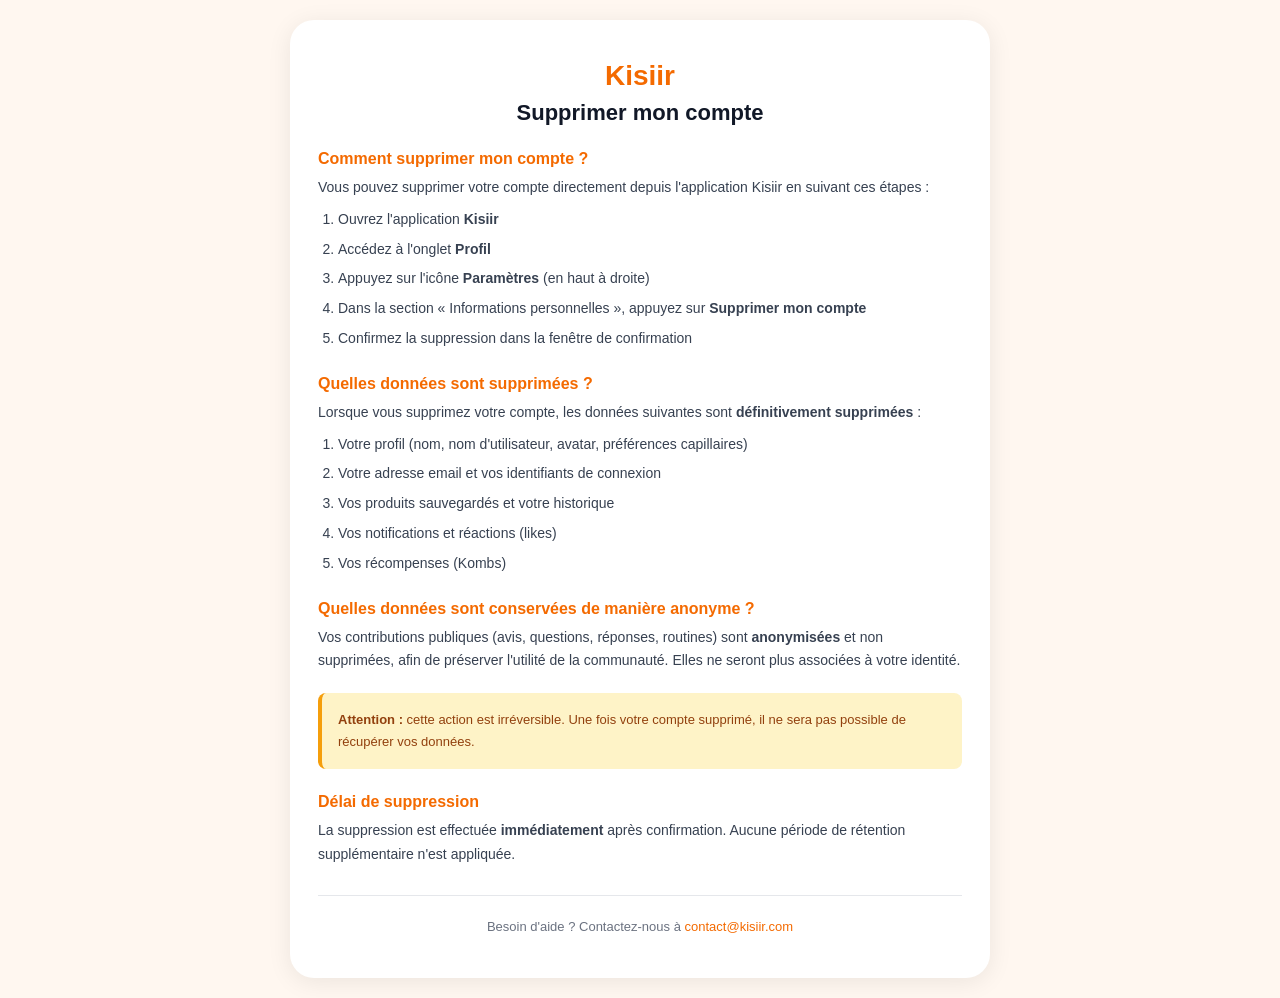
<file: delete-account.html>
<!DOCTYPE html>
<html lang="fr">
<head>
  <meta charset="UTF-8" />
  <meta name="viewport" content="width=device-width, initial-scale=1.0" />
  <title>Supprimer mon compte — Kisiir</title>
  <style>
    * { margin: 0; padding: 0; box-sizing: border-box; }
    body {
      font-family: -apple-system, BlinkMacSystemFont, 'Segoe UI', Roboto, sans-serif;
      background: #FFF7F0;
      color: #111827;
      min-height: 100vh;
      padding: 20px;
    }
    .container {
      background: #fff;
      border-radius: 24px;
      padding: 40px 28px;
      max-width: 700px;
      margin: 0 auto;
      box-shadow: 0 4px 24px rgba(0,0,0,0.08);
    }
    .logo {
      text-align: center;
      font-size: 28px;
      font-weight: 700;
      color: #F46A00;
      margin-bottom: 8px;
    }
    h1 {
      font-size: 22px;
      font-weight: 600;
      text-align: center;
      margin-bottom: 24px;
    }
    h2 {
      font-size: 16px;
      font-weight: 600;
      color: #F46A00;
      margin-top: 24px;
      margin-bottom: 8px;
    }
    p, li {
      font-size: 14px;
      line-height: 1.7;
      color: #374151;
    }
    ol {
      padding-left: 20px;
      margin-top: 8px;
      margin-bottom: 16px;
    }
    li {
      margin-bottom: 6px;
    }
    .warning {
      background: #FEF3C7;
      border-left: 4px solid #F59E0B;
      border-radius: 8px;
      padding: 16px;
      margin-top: 20px;
      margin-bottom: 20px;
    }
    .warning p {
      font-size: 13px;
      color: #92400E;
    }
    .contact {
      text-align: center;
      margin-top: 28px;
      padding-top: 20px;
      border-top: 1px solid #E5E7EB;
    }
    .contact p {
      font-size: 13px;
      color: #6B7280;
    }
    .contact a {
      color: #F46A00;
      text-decoration: none;
      font-weight: 500;
    }
  </style>
</head>
<body>
  <div class="container">
    <div class="logo">Kisiir</div>
    <h1>Supprimer mon compte</h1>

    <h2>Comment supprimer mon compte ?</h2>
    <p>Vous pouvez supprimer votre compte directement depuis l'application Kisiir en suivant ces étapes :</p>
    <ol>
      <li>Ouvrez l'application <strong>Kisiir</strong></li>
      <li>Accédez à l'onglet <strong>Profil</strong></li>
      <li>Appuyez sur l'icône <strong>Paramètres</strong> (en haut à droite)</li>
      <li>Dans la section « Informations personnelles », appuyez sur <strong>Supprimer mon compte</strong></li>
      <li>Confirmez la suppression dans la fenêtre de confirmation</li>
    </ol>

    <h2>Quelles données sont supprimées ?</h2>
    <p>Lorsque vous supprimez votre compte, les données suivantes sont <strong>définitivement supprimées</strong> :</p>
    <ol>
      <li>Votre profil (nom, nom d'utilisateur, avatar, préférences capillaires)</li>
      <li>Votre adresse email et vos identifiants de connexion</li>
      <li>Vos produits sauvegardés et votre historique</li>
      <li>Vos notifications et réactions (likes)</li>
      <li>Vos récompenses (Kombs)</li>
    </ol>

    <h2>Quelles données sont conservées de manière anonyme ?</h2>
    <p>Vos contributions publiques (avis, questions, réponses, routines) sont <strong>anonymisées</strong> et non supprimées, afin de préserver l'utilité de la communauté. Elles ne seront plus associées à votre identité.</p>

    <div class="warning">
      <p><strong>Attention :</strong> cette action est irréversible. Une fois votre compte supprimé, il ne sera pas possible de récupérer vos données.</p>
    </div>

    <h2>Délai de suppression</h2>
    <p>La suppression est effectuée <strong>immédiatement</strong> après confirmation. Aucune période de rétention supplémentaire n'est appliquée.</p>

    <div class="contact">
      <p>Besoin d'aide ? Contactez-nous à <a href="mailto:contact@kisiir.com">contact@kisiir.com</a></p>
    </div>
  </div>
</body>
</html>
</file>
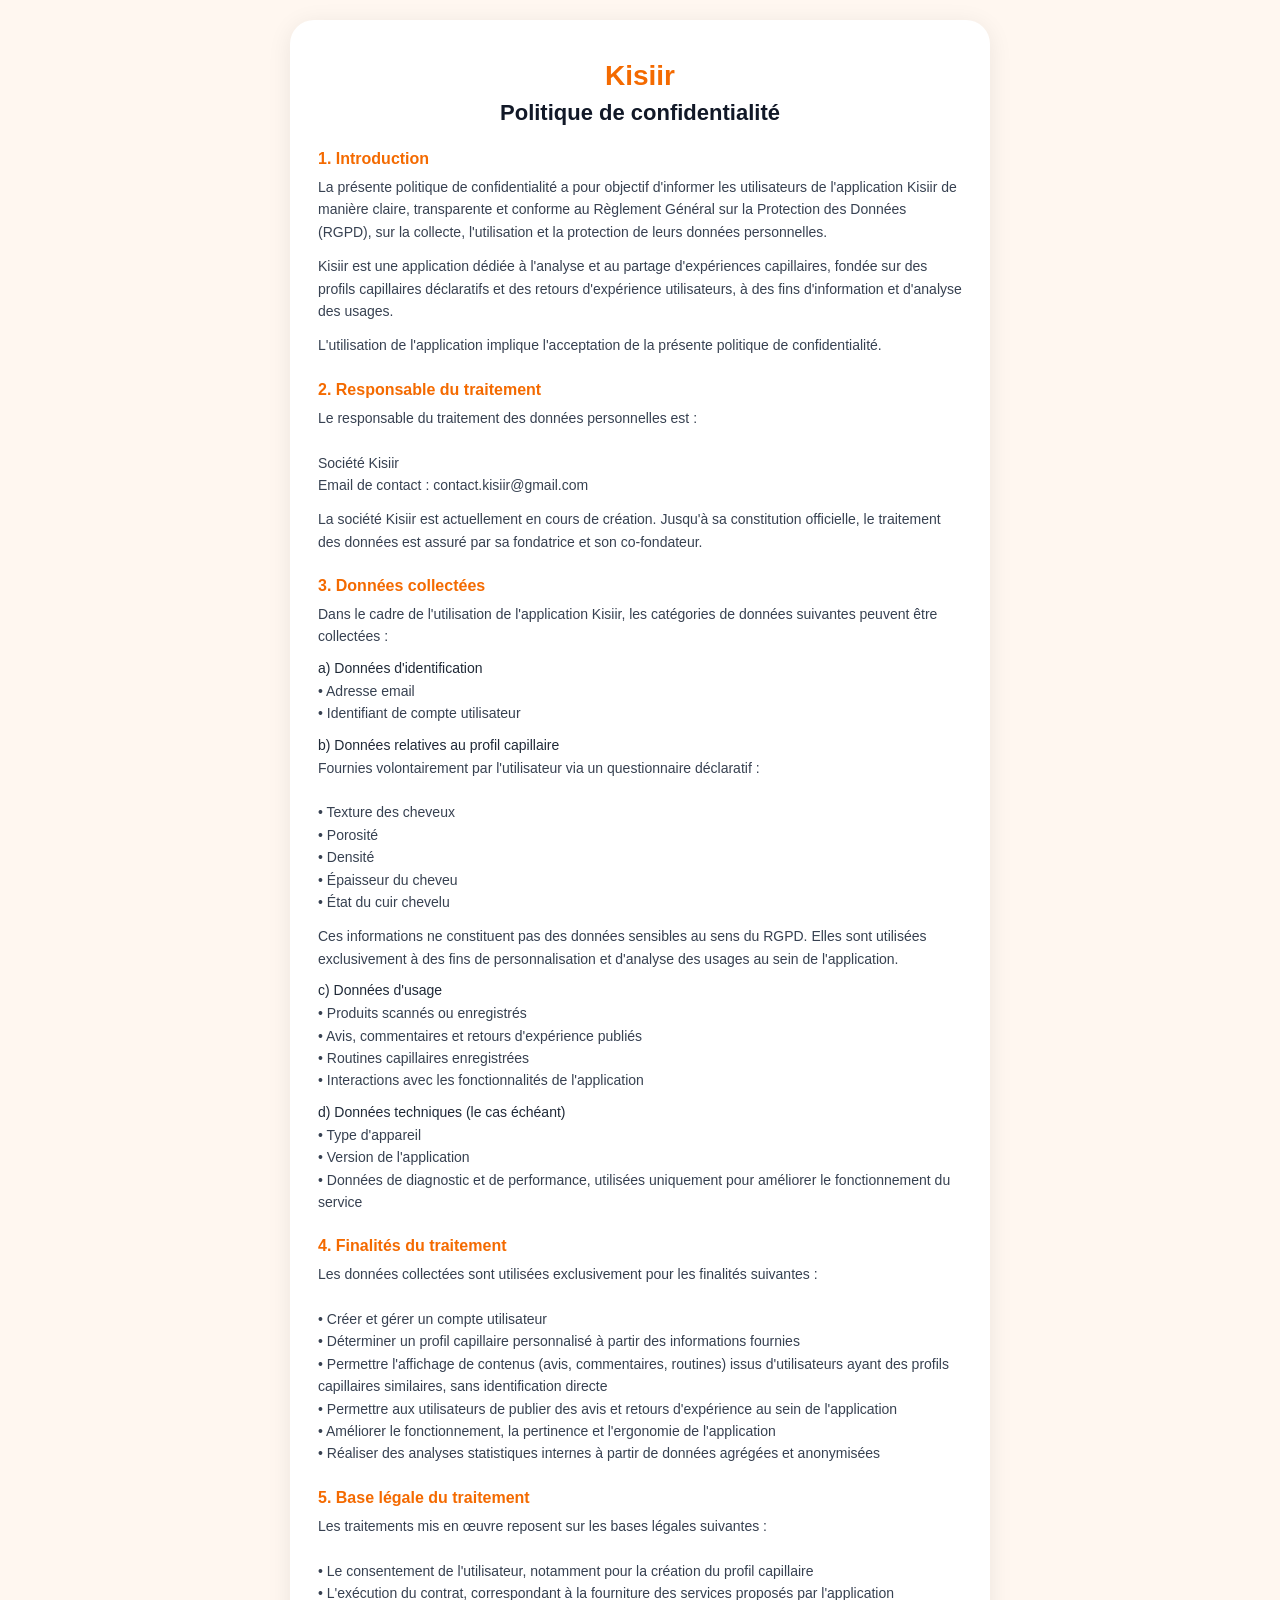
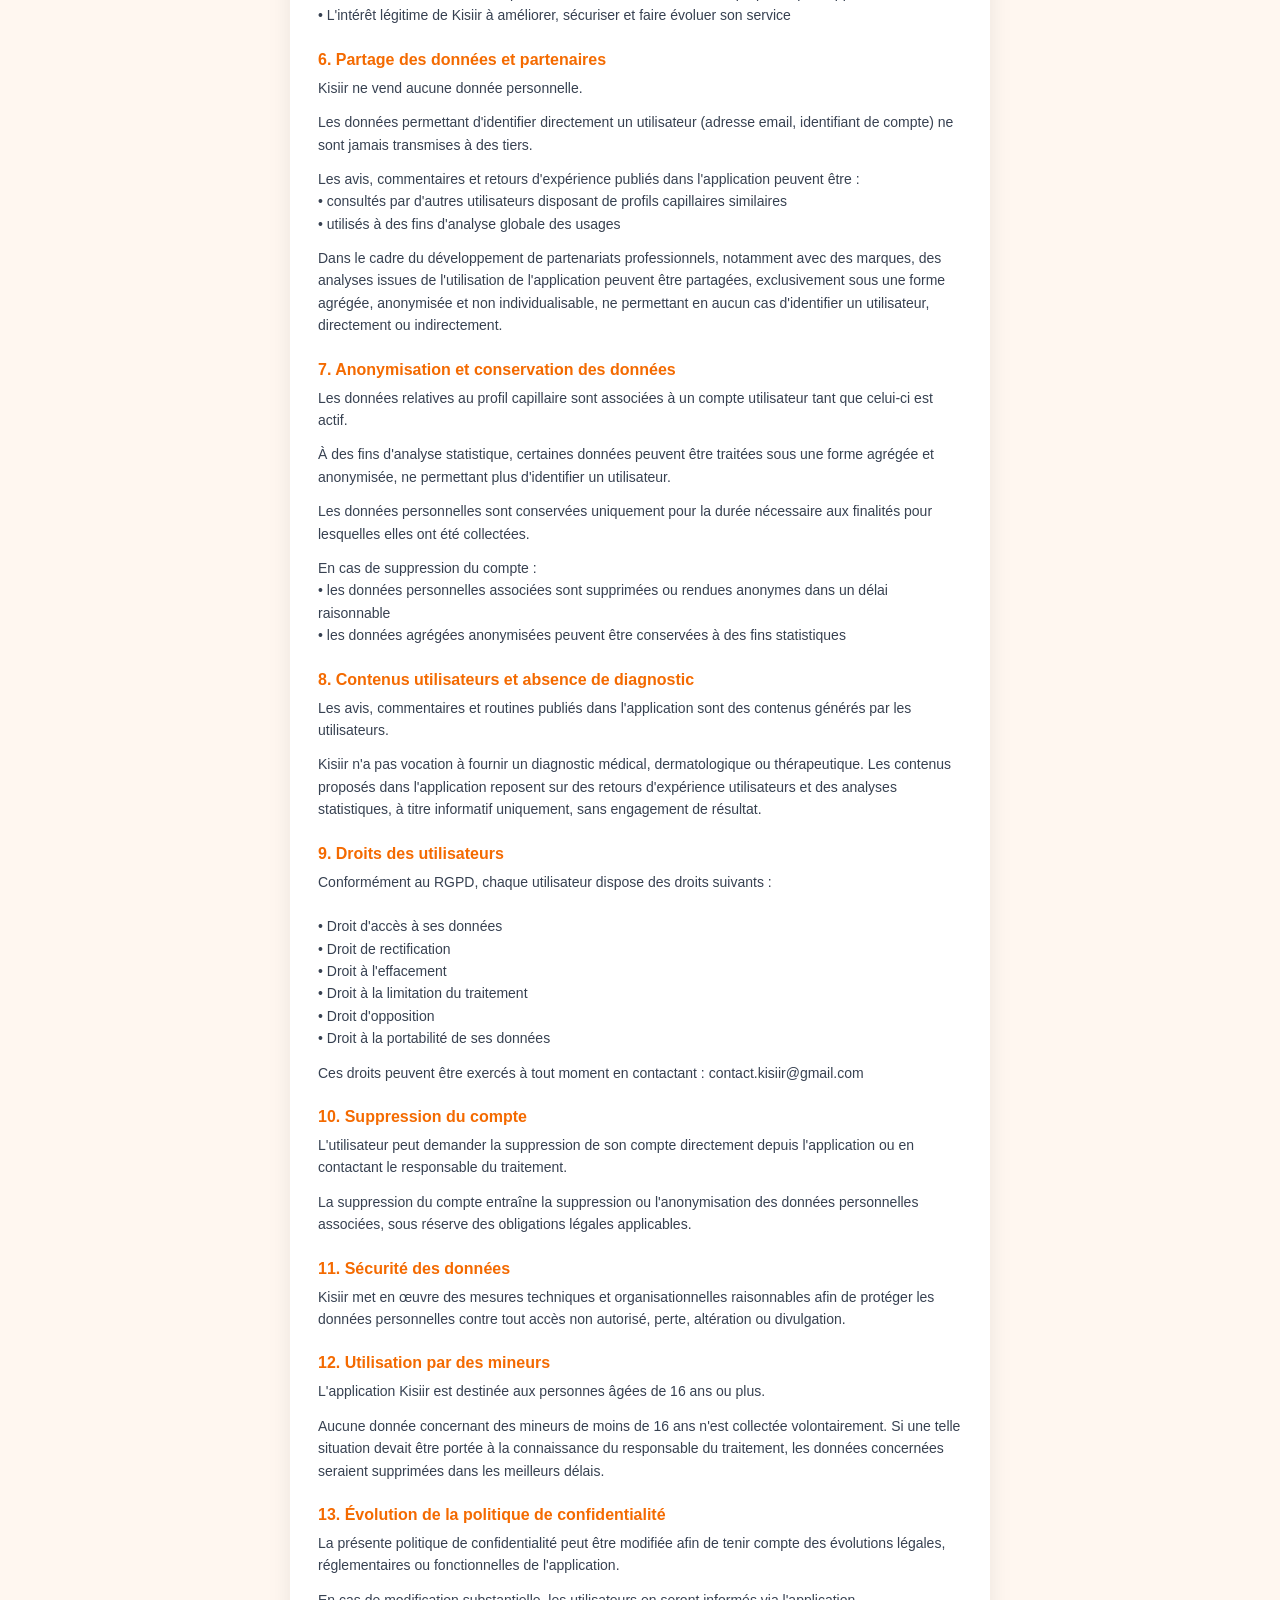
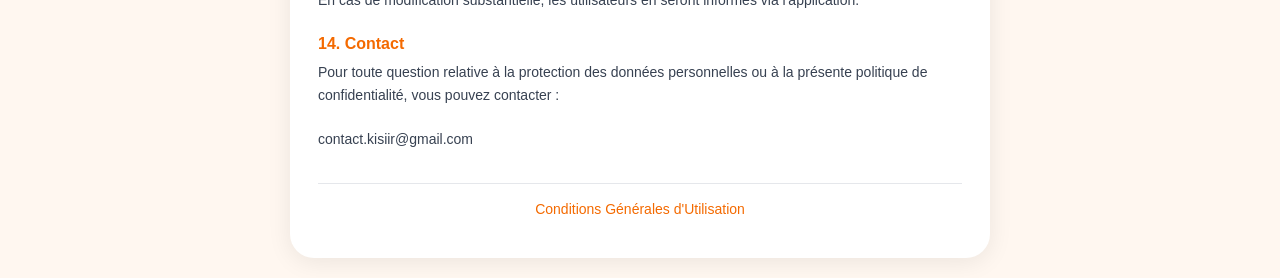
<file: privacy.html>
<!DOCTYPE html>
<html lang="fr">
<head>
  <meta charset="UTF-8" />
  <meta name="viewport" content="width=device-width, initial-scale=1.0" />
  <title>Politique de confidentialité — Kisiir</title>
  <style>
    * { margin: 0; padding: 0; box-sizing: border-box; }
    body {
      font-family: -apple-system, BlinkMacSystemFont, 'Segoe UI', Roboto, sans-serif;
      background: #FFF7F0;
      color: #111827;
      min-height: 100vh;
      padding: 20px;
    }
    .container {
      background: #fff;
      border-radius: 24px;
      padding: 40px 28px;
      max-width: 700px;
      margin: 0 auto;
      box-shadow: 0 4px 24px rgba(0,0,0,0.08);
    }
    .logo {
      text-align: center;
      font-size: 28px;
      font-weight: 700;
      color: #F46A00;
      margin-bottom: 8px;
    }
    h1 {
      font-size: 22px;
      font-weight: 600;
      text-align: center;
      margin-bottom: 24px;
    }
    h2 {
      font-size: 16px;
      font-weight: 600;
      color: #F46A00;
      margin-top: 24px;
      margin-bottom: 8px;
    }
    h3 {
      font-size: 14px;
      font-weight: 500;
      color: #1F2937;
      margin-top: 12px;
      margin-bottom: 4px;
    }
    p {
      font-size: 14px;
      color: #374151;
      line-height: 1.6;
      margin-bottom: 12px;
    }
    .footer {
      text-align: center;
      margin-top: 32px;
      padding-top: 16px;
      border-top: 1px solid #E5E7EB;
    }
    .footer a {
      color: #F46A00;
      text-decoration: none;
      font-size: 14px;
      font-weight: 500;
    }
    .footer a:hover { text-decoration: underline; }
  </style>
</head>
<body>
  <div class="container">
    <div class="logo">Kisiir</div>
    <h1>Politique de confidentialité</h1>

    <h2>1. Introduction</h2>
    <p>
      La présente politique de confidentialité a pour objectif d'informer les utilisateurs de l'application Kisiir de manière claire, transparente et conforme au Règlement Général sur la Protection des Données (RGPD), sur la collecte, l'utilisation et la protection de leurs données personnelles.
    </p>
    <p>
      Kisiir est une application dédiée à l'analyse et au partage d'expériences capillaires, fondée sur des profils capillaires déclaratifs et des retours d'expérience utilisateurs, à des fins d'information et d'analyse des usages.
    </p>
    <p>
      L'utilisation de l'application implique l'acceptation de la présente politique de confidentialité.
    </p>

    <h2>2. Responsable du traitement</h2>
    <p>
      Le responsable du traitement des données personnelles est :<br><br>
      Société Kisiir<br>
      Email de contact : contact.kisiir@gmail.com
    </p>
    <p>
      La société Kisiir est actuellement en cours de création. Jusqu'à sa constitution officielle, le traitement des données est assuré par sa fondatrice et son co-fondateur.
    </p>

    <h2>3. Données collectées</h2>
    <p>
      Dans le cadre de l'utilisation de l'application Kisiir, les catégories de données suivantes peuvent être collectées :
    </p>
    <h3>a) Données d'identification</h3>
    <p>
      • Adresse email<br>
      • Identifiant de compte utilisateur
    </p>
    <h3>b) Données relatives au profil capillaire</h3>
    <p>
      Fournies volontairement par l'utilisateur via un questionnaire déclaratif :<br><br>
      • Texture des cheveux<br>
      • Porosité<br>
      • Densité<br>
      • Épaisseur du cheveu<br>
      • État du cuir chevelu
    </p>
    <p>
      Ces informations ne constituent pas des données sensibles au sens du RGPD. Elles sont utilisées exclusivement à des fins de personnalisation et d'analyse des usages au sein de l'application.
    </p>
    <h3>c) Données d'usage</h3>
    <p>
      • Produits scannés ou enregistrés<br>
      • Avis, commentaires et retours d'expérience publiés<br>
      • Routines capillaires enregistrées<br>
      • Interactions avec les fonctionnalités de l'application
    </p>
    <h3>d) Données techniques (le cas échéant)</h3>
    <p>
      • Type d'appareil<br>
      • Version de l'application<br>
      • Données de diagnostic et de performance, utilisées uniquement pour améliorer le fonctionnement du service
    </p>

    <h2>4. Finalités du traitement</h2>
    <p>
      Les données collectées sont utilisées exclusivement pour les finalités suivantes :<br><br>
      • Créer et gérer un compte utilisateur<br>
      • Déterminer un profil capillaire personnalisé à partir des informations fournies<br>
      • Permettre l'affichage de contenus (avis, commentaires, routines) issus d'utilisateurs ayant des profils capillaires similaires, sans identification directe<br>
      • Permettre aux utilisateurs de publier des avis et retours d'expérience au sein de l'application<br>
      • Améliorer le fonctionnement, la pertinence et l'ergonomie de l'application<br>
      • Réaliser des analyses statistiques internes à partir de données agrégées et anonymisées
    </p>

    <h2>5. Base légale du traitement</h2>
    <p>
      Les traitements mis en œuvre reposent sur les bases légales suivantes :<br><br>
      • Le consentement de l'utilisateur, notamment pour la création du profil capillaire<br>
      • L'exécution du contrat, correspondant à la fourniture des services proposés par l'application<br>
      • L'intérêt légitime de Kisiir à améliorer, sécuriser et faire évoluer son service
    </p>

    <h2>6. Partage des données et partenaires</h2>
    <p>
      Kisiir ne vend aucune donnée personnelle.
    </p>
    <p>
      Les données permettant d'identifier directement un utilisateur (adresse email, identifiant de compte) ne sont jamais transmises à des tiers.
    </p>
    <p>
      Les avis, commentaires et retours d'expérience publiés dans l'application peuvent être :<br>
      • consultés par d'autres utilisateurs disposant de profils capillaires similaires<br>
      • utilisés à des fins d'analyse globale des usages
    </p>
    <p>
      Dans le cadre du développement de partenariats professionnels, notamment avec des marques, des analyses issues de l'utilisation de l'application peuvent être partagées, exclusivement sous une forme agrégée, anonymisée et non individualisable, ne permettant en aucun cas d'identifier un utilisateur, directement ou indirectement.
    </p>

    <h2>7. Anonymisation et conservation des données</h2>
    <p>
      Les données relatives au profil capillaire sont associées à un compte utilisateur tant que celui-ci est actif.
    </p>
    <p>
      À des fins d'analyse statistique, certaines données peuvent être traitées sous une forme agrégée et anonymisée, ne permettant plus d'identifier un utilisateur.
    </p>
    <p>
      Les données personnelles sont conservées uniquement pour la durée nécessaire aux finalités pour lesquelles elles ont été collectées.
    </p>
    <p>
      En cas de suppression du compte :<br>
      • les données personnelles associées sont supprimées ou rendues anonymes dans un délai raisonnable<br>
      • les données agrégées anonymisées peuvent être conservées à des fins statistiques
    </p>

    <h2>8. Contenus utilisateurs et absence de diagnostic</h2>
    <p>
      Les avis, commentaires et routines publiés dans l'application sont des contenus générés par les utilisateurs.
    </p>
    <p>
      Kisiir n'a pas vocation à fournir un diagnostic médical, dermatologique ou thérapeutique. Les contenus proposés dans l'application reposent sur des retours d'expérience utilisateurs et des analyses statistiques, à titre informatif uniquement, sans engagement de résultat.
    </p>

    <h2>9. Droits des utilisateurs</h2>
    <p>
      Conformément au RGPD, chaque utilisateur dispose des droits suivants :<br><br>
      • Droit d'accès à ses données<br>
      • Droit de rectification<br>
      • Droit à l'effacement<br>
      • Droit à la limitation du traitement<br>
      • Droit d'opposition<br>
      • Droit à la portabilité de ses données
    </p>
    <p>
      Ces droits peuvent être exercés à tout moment en contactant : contact.kisiir@gmail.com
    </p>

    <h2>10. Suppression du compte</h2>
    <p>
      L'utilisateur peut demander la suppression de son compte directement depuis l'application ou en contactant le responsable du traitement.
    </p>
    <p>
      La suppression du compte entraîne la suppression ou l'anonymisation des données personnelles associées, sous réserve des obligations légales applicables.
    </p>

    <h2>11. Sécurité des données</h2>
    <p>
      Kisiir met en œuvre des mesures techniques et organisationnelles raisonnables afin de protéger les données personnelles contre tout accès non autorisé, perte, altération ou divulgation.
    </p>

    <h2>12. Utilisation par des mineurs</h2>
    <p>
      L'application Kisiir est destinée aux personnes âgées de 16 ans ou plus.
    </p>
    <p>
      Aucune donnée concernant des mineurs de moins de 16 ans n'est collectée volontairement. Si une telle situation devait être portée à la connaissance du responsable du traitement, les données concernées seraient supprimées dans les meilleurs délais.
    </p>

    <h2>13. Évolution de la politique de confidentialité</h2>
    <p>
      La présente politique de confidentialité peut être modifiée afin de tenir compte des évolutions légales, réglementaires ou fonctionnelles de l'application.
    </p>
    <p>
      En cas de modification substantielle, les utilisateurs en seront informés via l'application.
    </p>

    <h2>14. Contact</h2>
    <p>
      Pour toute question relative à la protection des données personnelles ou à la présente politique de confidentialité, vous pouvez contacter :<br><br>
      contact.kisiir@gmail.com
    </p>

    <div class="footer">
      <a href="/terms">Conditions Générales d'Utilisation</a>
    </div>
  </div>
</body>
</html>
</file>
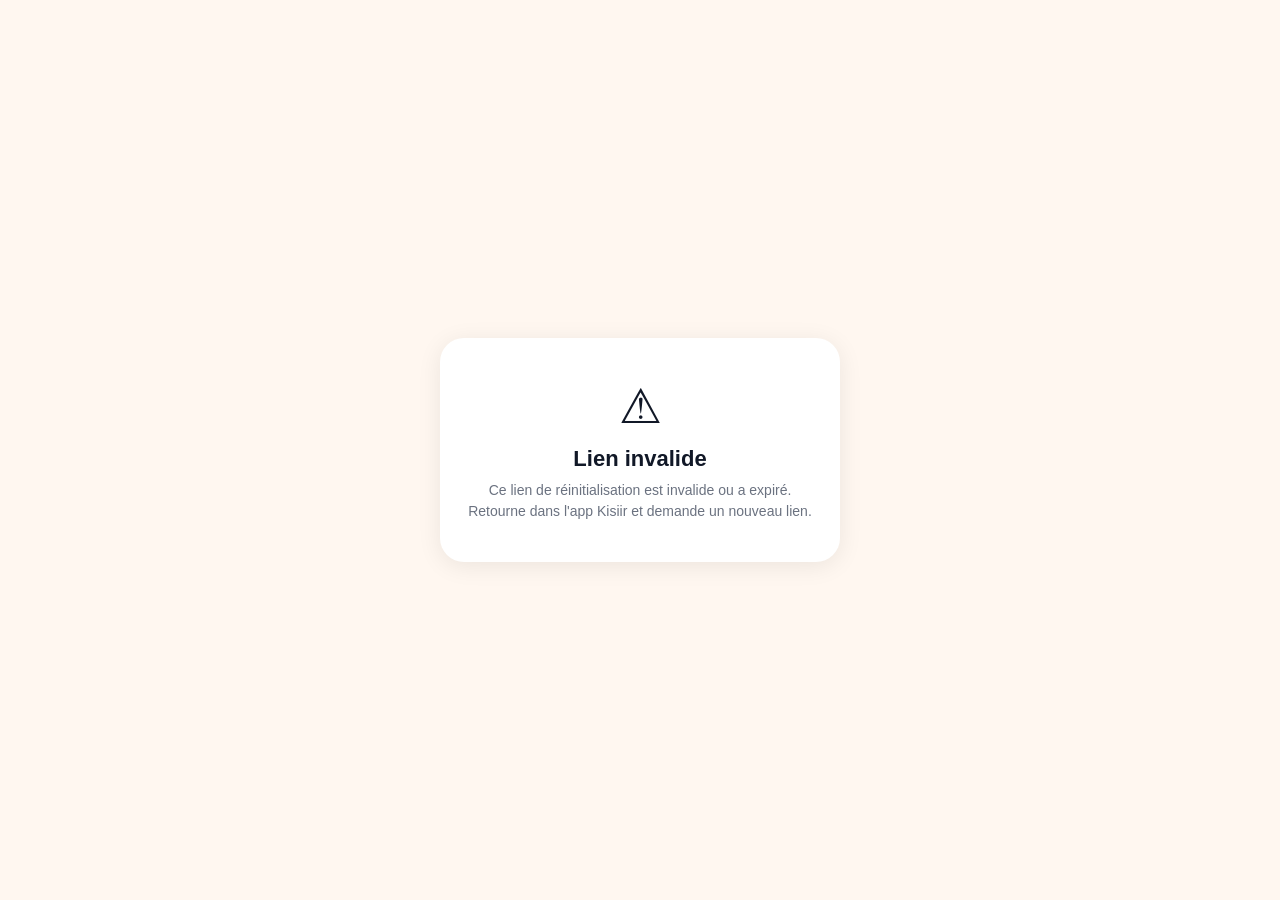
<file: reset-password.html>
<!DOCTYPE html>
<html lang="fr">
<head>
  <meta charset="UTF-8" />
  <meta name="viewport" content="width=device-width, initial-scale=1.0" />
  <title>Réinitialiser ton mot de passe — Kisiir</title>
  <style>
    * { margin: 0; padding: 0; box-sizing: border-box; }
    body {
      font-family: -apple-system, BlinkMacSystemFont, 'Segoe UI', Roboto, sans-serif;
      background: #FFF7F0;
      color: #111827;
      min-height: 100vh;
      display: flex;
      align-items: center;
      justify-content: center;
      padding: 20px;
    }
    .card {
      background: #fff;
      border-radius: 24px;
      padding: 40px 28px;
      max-width: 400px;
      width: 100%;
      box-shadow: 0 4px 24px rgba(0,0,0,0.08);
    }
    .logo {
      text-align: center;
      font-size: 28px;
      font-weight: 700;
      color: #F46A00;
      margin-bottom: 8px;
    }
    h1 {
      font-size: 22px;
      font-weight: 600;
      text-align: center;
      margin-bottom: 8px;
    }
    .subtitle {
      font-size: 14px;
      color: #6B7280;
      text-align: center;
      margin-bottom: 28px;
      line-height: 1.5;
    }
    .input-group {
      margin-bottom: 16px;
      position: relative;
    }
    label {
      display: block;
      font-size: 13px;
      font-weight: 500;
      color: #374151;
      margin-bottom: 6px;
    }
    input {
      width: 100%;
      padding: 12px 14px;
      border: 1px solid #E5E7EB;
      border-radius: 12px;
      font-size: 16px;
      color: #111827;
      outline: none;
      transition: border-color 0.2s;
    }
    input:focus {
      border-color: #F46A00;
    }
    .error-text {
      color: #EF4444;
      font-size: 12px;
      margin-top: 4px;
      display: none;
    }
    .btn {
      width: 100%;
      padding: 14px;
      border: none;
      border-radius: 20px;
      background: #D1D5DB;
      color: #fff;
      font-size: 16px;
      font-weight: 500;
      cursor: not-allowed;
      margin-top: 8px;
      transition: background 0.2s;
    }
    .btn.active {
      background: #F46A00;
      cursor: pointer;
    }
    .btn.active:hover {
      background: #E05E00;
    }
    .btn.loading {
      opacity: 0.7;
      cursor: wait;
    }

    /* Success state */
    .success-icon {
      text-align: center;
      font-size: 56px;
      margin-bottom: 12px;
    }
    .success-title {
      font-size: 22px;
      font-weight: 600;
      text-align: center;
      margin-bottom: 8px;
    }
    .success-text {
      font-size: 14px;
      color: #6B7280;
      text-align: center;
      line-height: 1.5;
      margin-bottom: 24px;
    }

    /* Error state */
    .error-banner {
      background: #FEF2F2;
      border: 1px solid #FECACA;
      border-radius: 12px;
      padding: 12px 16px;
      margin-bottom: 20px;
      display: none;
    }
    .error-banner p {
      color: #DC2626;
      font-size: 14px;
    }

    /* Invalid link state */
    .invalid-icon {
      text-align: center;
      font-size: 48px;
      margin-bottom: 12px;
    }
    .invalid-text {
      font-size: 14px;
      color: #6B7280;
      text-align: center;
      line-height: 1.5;
    }

    .hidden { display: none; }
  </style>
</head>
<body>
  <!-- FORM STATE -->
  <div class="card" id="formCard">
    <div class="logo">Kisiir</div>
    <h1>Nouveau mot de passe</h1>
    <p class="subtitle">Choisis un nouveau mot de passe pour ton compte.</p>

    <div class="error-banner" id="errorBanner">
      <p id="errorMessage"></p>
    </div>

    <form id="resetForm" onsubmit="handleSubmit(event)">
      <div class="input-group">
        <label for="password">Nouveau mot de passe</label>
        <input type="password" id="password" placeholder="Au moins 6 caractères" oninput="validate()" />
        <div class="error-text" id="passwordError">Le mot de passe doit contenir au moins 6 caractères.</div>
      </div>

      <div class="input-group">
        <label for="confirm">Confirmer le mot de passe</label>
        <input type="password" id="confirm" placeholder="Confirmer" oninput="validate()" />
        <div class="error-text" id="confirmError">Les mots de passe ne correspondent pas.</div>
      </div>

      <button type="submit" class="btn" id="submitBtn" disabled>Réinitialiser</button>
    </form>
  </div>

  <!-- SUCCESS STATE -->
  <div class="card hidden" id="successCard">
    <div class="success-icon">&#10003;</div>
    <div class="success-title">Mot de passe modifié !</div>
    <p class="success-text">Tu peux maintenant retourner dans l'app Kisiir et te connecter avec ton nouveau mot de passe.</p>
  </div>

  <!-- INVALID LINK STATE -->
  <div class="card hidden" id="invalidCard">
    <div class="invalid-icon">&#9888;</div>
    <h1>Lien invalide</h1>
    <p class="invalid-text">Ce lien de réinitialisation est invalide ou a expiré. Retourne dans l'app Kisiir et demande un nouveau lien.</p>
  </div>

  <script>
    const APPWRITE_ENDPOINT = 'https://fra.cloud.appwrite.io/v1';
    const APPWRITE_PROJECT = '68d95a17000254542b2b';

    // Parse userId and secret from URL
    const params = new URLSearchParams(window.location.search);
    const userId = params.get('userId');
    const secret = params.get('secret');

    // Show invalid state if params are missing
    if (!userId || !secret) {
      document.getElementById('formCard').classList.add('hidden');
      document.getElementById('invalidCard').classList.remove('hidden');
    }

    function validate() {
      const pw = document.getElementById('password').value;
      const cf = document.getElementById('confirm').value;
      const btn = document.getElementById('submitBtn');
      const pwErr = document.getElementById('passwordError');
      const cfErr = document.getElementById('confirmError');

      const pwValid = pw.length >= 6;
      const match = pw === cf && cf.length > 0;

      pwErr.style.display = pw.length > 0 && !pwValid ? 'block' : 'none';
      cfErr.style.display = cf.length > 0 && !match ? 'block' : 'none';

      if (pwValid && match) {
        btn.classList.add('active');
        btn.disabled = false;
      } else {
        btn.classList.remove('active');
        btn.disabled = true;
      }
    }

    async function handleSubmit(e) {
      e.preventDefault();
      const btn = document.getElementById('submitBtn');
      const password = document.getElementById('password').value;
      const errorBanner = document.getElementById('errorBanner');
      const errorMessage = document.getElementById('errorMessage');

      btn.classList.add('loading');
      btn.disabled = true;
      btn.textContent = 'Chargement...';
      errorBanner.style.display = 'none';

      try {
        const res = await fetch(APPWRITE_ENDPOINT + '/account/recovery', {
          method: 'PUT',
          headers: {
            'Content-Type': 'application/json',
            'X-Appwrite-Project': APPWRITE_PROJECT,
          },
          body: JSON.stringify({ userId, secret, password }),
        });

        if (!res.ok) {
          const data = await res.json();
          throw new Error(data.message || 'Erreur inconnue');
        }

        // Show success
        document.getElementById('formCard').classList.add('hidden');
        document.getElementById('successCard').classList.remove('hidden');
      } catch (err) {
        console.error('Reset error:', err);
        errorMessage.textContent = err.message || 'Erreur réseau. Vérifie ta connexion et réessaie.';
        errorBanner.style.display = 'block';
        btn.classList.remove('loading');
        btn.classList.add('active');
        btn.disabled = false;
        btn.textContent = 'Réinitialiser';
      }
    }
  </script>
</body>
</html>
</file>
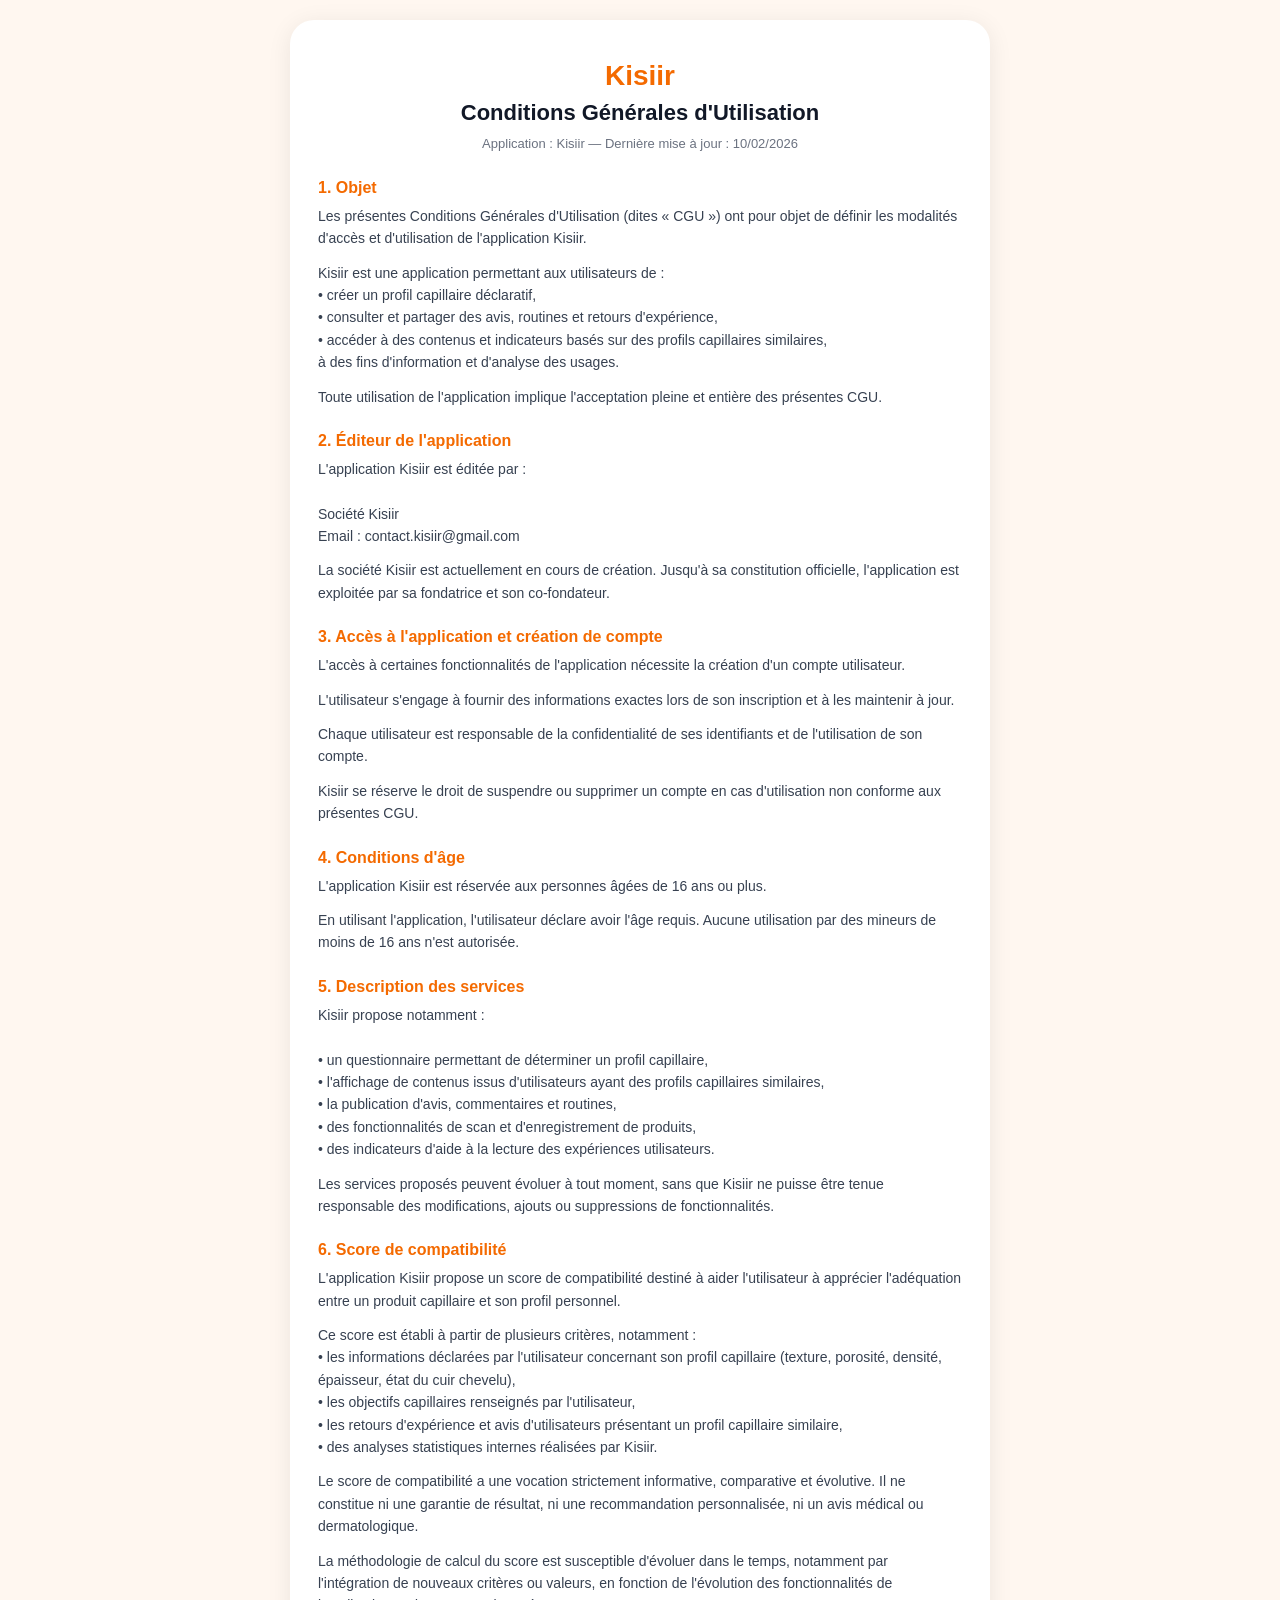
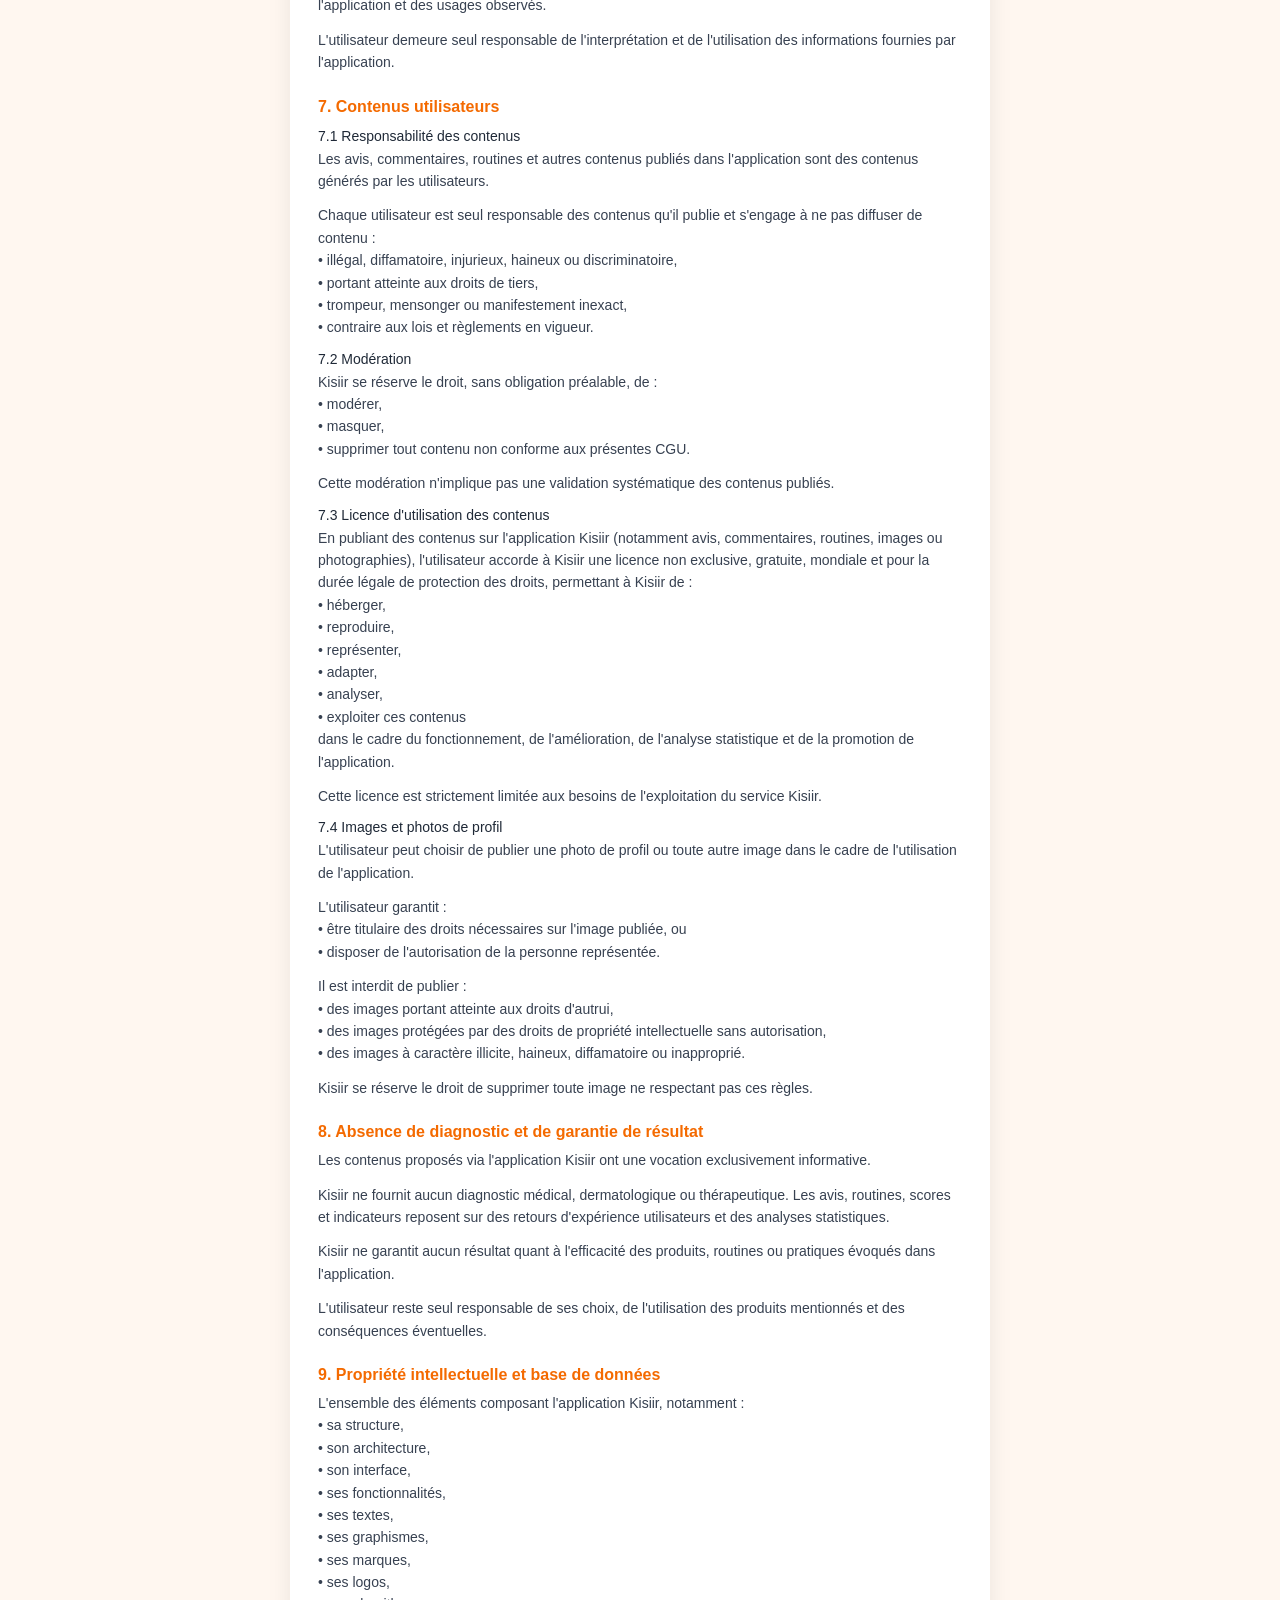
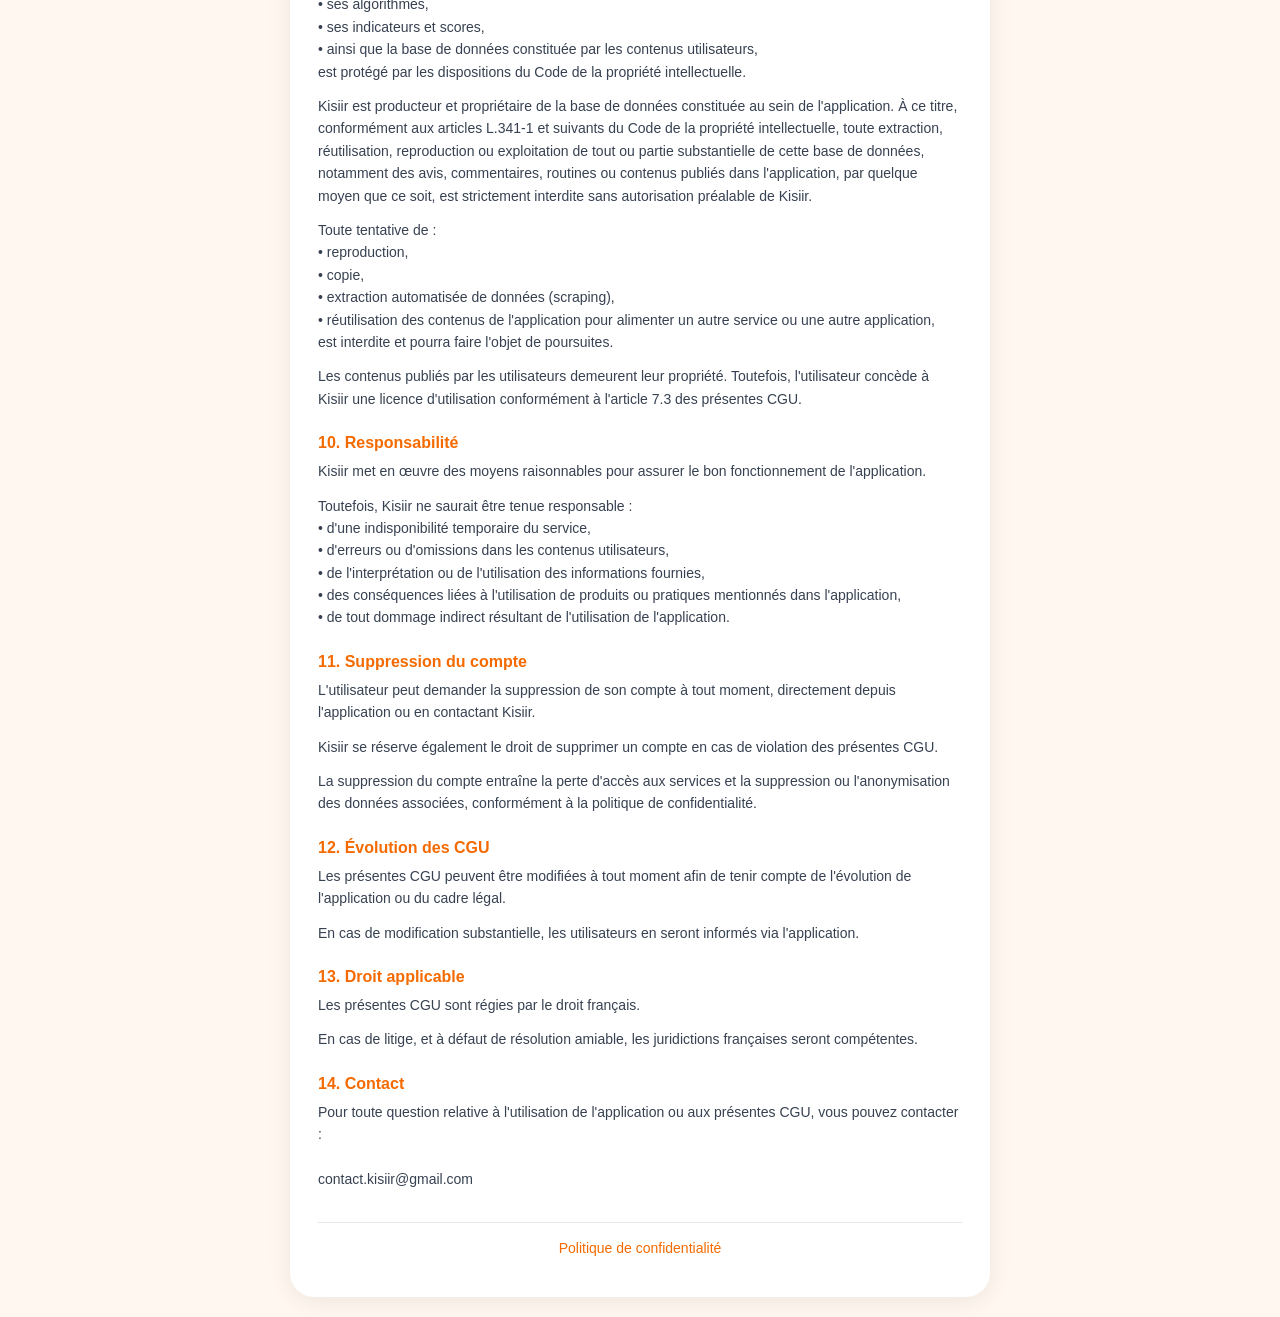
<file: terms.html>
<!DOCTYPE html>
<html lang="fr">
<head>
  <meta charset="UTF-8" />
  <meta name="viewport" content="width=device-width, initial-scale=1.0" />
  <title>Conditions Générales d'Utilisation — Kisiir</title>
  <style>
    * { margin: 0; padding: 0; box-sizing: border-box; }
    body {
      font-family: -apple-system, BlinkMacSystemFont, 'Segoe UI', Roboto, sans-serif;
      background: #FFF7F0;
      color: #111827;
      min-height: 100vh;
      padding: 20px;
    }
    .container {
      background: #fff;
      border-radius: 24px;
      padding: 40px 28px;
      max-width: 700px;
      margin: 0 auto;
      box-shadow: 0 4px 24px rgba(0,0,0,0.08);
    }
    .logo {
      text-align: center;
      font-size: 28px;
      font-weight: 700;
      color: #F46A00;
      margin-bottom: 8px;
    }
    .meta {
      text-align: center;
      font-size: 13px;
      color: #6B7280;
      margin-bottom: 24px;
    }
    h1 {
      font-size: 22px;
      font-weight: 600;
      text-align: center;
      margin-bottom: 8px;
    }
    h2 {
      font-size: 16px;
      font-weight: 600;
      color: #F46A00;
      margin-top: 24px;
      margin-bottom: 8px;
    }
    h3 {
      font-size: 14px;
      font-weight: 500;
      color: #1F2937;
      margin-top: 12px;
      margin-bottom: 4px;
    }
    p {
      font-size: 14px;
      color: #374151;
      line-height: 1.6;
      margin-bottom: 12px;
    }
    .footer {
      text-align: center;
      margin-top: 32px;
      padding-top: 16px;
      border-top: 1px solid #E5E7EB;
    }
    .footer a {
      color: #F46A00;
      text-decoration: none;
      font-size: 14px;
      font-weight: 500;
    }
    .footer a:hover { text-decoration: underline; }
  </style>
</head>
<body>
  <div class="container">
    <div class="logo">Kisiir</div>
    <h1>Conditions Générales d'Utilisation</h1>
    <p class="meta">Application : Kisiir — Dernière mise à jour : 10/02/2026</p>

    <h2>1. Objet</h2>
    <p>
      Les présentes Conditions Générales d'Utilisation (dites « CGU ») ont pour objet de définir les modalités d'accès et d'utilisation de l'application Kisiir.
    </p>
    <p>
      Kisiir est une application permettant aux utilisateurs de :<br>
      • créer un profil capillaire déclaratif,<br>
      • consulter et partager des avis, routines et retours d'expérience,<br>
      • accéder à des contenus et indicateurs basés sur des profils capillaires similaires,<br>
      à des fins d'information et d'analyse des usages.
    </p>
    <p>
      Toute utilisation de l'application implique l'acceptation pleine et entière des présentes CGU.
    </p>

    <h2>2. Éditeur de l'application</h2>
    <p>
      L'application Kisiir est éditée par :<br><br>
      Société Kisiir<br>
      Email : contact.kisiir@gmail.com
    </p>
    <p>
      La société Kisiir est actuellement en cours de création. Jusqu'à sa constitution officielle, l'application est exploitée par sa fondatrice et son co-fondateur.
    </p>

    <h2>3. Accès à l'application et création de compte</h2>
    <p>
      L'accès à certaines fonctionnalités de l'application nécessite la création d'un compte utilisateur.
    </p>
    <p>
      L'utilisateur s'engage à fournir des informations exactes lors de son inscription et à les maintenir à jour.
    </p>
    <p>
      Chaque utilisateur est responsable de la confidentialité de ses identifiants et de l'utilisation de son compte.
    </p>
    <p>
      Kisiir se réserve le droit de suspendre ou supprimer un compte en cas d'utilisation non conforme aux présentes CGU.
    </p>

    <h2>4. Conditions d'âge</h2>
    <p>
      L'application Kisiir est réservée aux personnes âgées de 16 ans ou plus.
    </p>
    <p>
      En utilisant l'application, l'utilisateur déclare avoir l'âge requis. Aucune utilisation par des mineurs de moins de 16 ans n'est autorisée.
    </p>

    <h2>5. Description des services</h2>
    <p>
      Kisiir propose notamment :<br><br>
      • un questionnaire permettant de déterminer un profil capillaire,<br>
      • l'affichage de contenus issus d'utilisateurs ayant des profils capillaires similaires,<br>
      • la publication d'avis, commentaires et routines,<br>
      • des fonctionnalités de scan et d'enregistrement de produits,<br>
      • des indicateurs d'aide à la lecture des expériences utilisateurs.
    </p>
    <p>
      Les services proposés peuvent évoluer à tout moment, sans que Kisiir ne puisse être tenue responsable des modifications, ajouts ou suppressions de fonctionnalités.
    </p>

    <h2>6. Score de compatibilité</h2>
    <p>
      L'application Kisiir propose un score de compatibilité destiné à aider l'utilisateur à apprécier l'adéquation entre un produit capillaire et son profil personnel.
    </p>
    <p>
      Ce score est établi à partir de plusieurs critères, notamment :<br>
      • les informations déclarées par l'utilisateur concernant son profil capillaire (texture, porosité, densité, épaisseur, état du cuir chevelu),<br>
      • les objectifs capillaires renseignés par l'utilisateur,<br>
      • les retours d'expérience et avis d'utilisateurs présentant un profil capillaire similaire,<br>
      • des analyses statistiques internes réalisées par Kisiir.
    </p>
    <p>
      Le score de compatibilité a une vocation strictement informative, comparative et évolutive. Il ne constitue ni une garantie de résultat, ni une recommandation personnalisée, ni un avis médical ou dermatologique.
    </p>
    <p>
      La méthodologie de calcul du score est susceptible d'évoluer dans le temps, notamment par l'intégration de nouveaux critères ou valeurs, en fonction de l'évolution des fonctionnalités de l'application et des usages observés.
    </p>
    <p>
      L'utilisateur demeure seul responsable de l'interprétation et de l'utilisation des informations fournies par l'application.
    </p>

    <h2>7. Contenus utilisateurs</h2>
    <h3>7.1 Responsabilité des contenus</h3>
    <p>
      Les avis, commentaires, routines et autres contenus publiés dans l'application sont des contenus générés par les utilisateurs.
    </p>
    <p>
      Chaque utilisateur est seul responsable des contenus qu'il publie et s'engage à ne pas diffuser de contenu :<br>
      • illégal, diffamatoire, injurieux, haineux ou discriminatoire,<br>
      • portant atteinte aux droits de tiers,<br>
      • trompeur, mensonger ou manifestement inexact,<br>
      • contraire aux lois et règlements en vigueur.
    </p>
    <h3>7.2 Modération</h3>
    <p>
      Kisiir se réserve le droit, sans obligation préalable, de :<br>
      • modérer,<br>
      • masquer,<br>
      • supprimer tout contenu non conforme aux présentes CGU.
    </p>
    <p>
      Cette modération n'implique pas une validation systématique des contenus publiés.
    </p>

    <h3>7.3 Licence d'utilisation des contenus</h3>
    <p>
      En publiant des contenus sur l'application Kisiir (notamment avis, commentaires, routines, images ou photographies), l'utilisateur accorde à Kisiir une licence non exclusive, gratuite, mondiale et pour la durée légale de protection des droits, permettant à Kisiir de :<br>
      • héberger,<br>
      • reproduire,<br>
      • représenter,<br>
      • adapter,<br>
      • analyser,<br>
      • exploiter ces contenus<br>
      dans le cadre du fonctionnement, de l'amélioration, de l'analyse statistique et de la promotion de l'application.
    </p>
    <p>
      Cette licence est strictement limitée aux besoins de l'exploitation du service Kisiir.
    </p>

    <h3>7.4 Images et photos de profil</h3>
    <p>
      L'utilisateur peut choisir de publier une photo de profil ou toute autre image dans le cadre de l'utilisation de l'application.
    </p>
    <p>
      L'utilisateur garantit :<br>
      • être titulaire des droits nécessaires sur l'image publiée, ou<br>
      • disposer de l'autorisation de la personne représentée.
    </p>
    <p>
      Il est interdit de publier :<br>
      • des images portant atteinte aux droits d'autrui,<br>
      • des images protégées par des droits de propriété intellectuelle sans autorisation,<br>
      • des images à caractère illicite, haineux, diffamatoire ou inapproprié.
    </p>
    <p>
      Kisiir se réserve le droit de supprimer toute image ne respectant pas ces règles.
    </p>

    <h2>8. Absence de diagnostic et de garantie de résultat</h2>
    <p>
      Les contenus proposés via l'application Kisiir ont une vocation exclusivement informative.
    </p>
    <p>
      Kisiir ne fournit aucun diagnostic médical, dermatologique ou thérapeutique. Les avis, routines, scores et indicateurs reposent sur des retours d'expérience utilisateurs et des analyses statistiques.
    </p>
    <p>
      Kisiir ne garantit aucun résultat quant à l'efficacité des produits, routines ou pratiques évoqués dans l'application.
    </p>
    <p>
      L'utilisateur reste seul responsable de ses choix, de l'utilisation des produits mentionnés et des conséquences éventuelles.
    </p>

    <h2>9. Propriété intellectuelle et base de données</h2>
    <p>
      L'ensemble des éléments composant l'application Kisiir, notamment :<br>
      • sa structure,<br>
      • son architecture,<br>
      • son interface,<br>
      • ses fonctionnalités,<br>
      • ses textes,<br>
      • ses graphismes,<br>
      • ses marques,<br>
      • ses logos,<br>
      • ses algorithmes,<br>
      • ses indicateurs et scores,<br>
      • ainsi que la base de données constituée par les contenus utilisateurs,<br>
      est protégé par les dispositions du Code de la propriété intellectuelle.
    </p>
    <p>
      Kisiir est producteur et propriétaire de la base de données constituée au sein de l'application. À ce titre, conformément aux articles L.341-1 et suivants du Code de la propriété intellectuelle, toute extraction, réutilisation, reproduction ou exploitation de tout ou partie substantielle de cette base de données, notamment des avis, commentaires, routines ou contenus publiés dans l'application, par quelque moyen que ce soit, est strictement interdite sans autorisation préalable de Kisiir.
    </p>
    <p>
      Toute tentative de :<br>
      • reproduction,<br>
      • copie,<br>
      • extraction automatisée de données (scraping),<br>
      • réutilisation des contenus de l'application pour alimenter un autre service ou une autre application,<br>
      est interdite et pourra faire l'objet de poursuites.
    </p>
    <p>
      Les contenus publiés par les utilisateurs demeurent leur propriété. Toutefois, l'utilisateur concède à Kisiir une licence d'utilisation conformément à l'article 7.3 des présentes CGU.
    </p>

    <h2>10. Responsabilité</h2>
    <p>
      Kisiir met en œuvre des moyens raisonnables pour assurer le bon fonctionnement de l'application.
    </p>
    <p>
      Toutefois, Kisiir ne saurait être tenue responsable :<br>
      • d'une indisponibilité temporaire du service,<br>
      • d'erreurs ou d'omissions dans les contenus utilisateurs,<br>
      • de l'interprétation ou de l'utilisation des informations fournies,<br>
      • des conséquences liées à l'utilisation de produits ou pratiques mentionnés dans l'application,<br>
      • de tout dommage indirect résultant de l'utilisation de l'application.
    </p>

    <h2>11. Suppression du compte</h2>
    <p>
      L'utilisateur peut demander la suppression de son compte à tout moment, directement depuis l'application ou en contactant Kisiir.
    </p>
    <p>
      Kisiir se réserve également le droit de supprimer un compte en cas de violation des présentes CGU.
    </p>
    <p>
      La suppression du compte entraîne la perte d'accès aux services et la suppression ou l'anonymisation des données associées, conformément à la politique de confidentialité.
    </p>

    <h2>12. Évolution des CGU</h2>
    <p>
      Les présentes CGU peuvent être modifiées à tout moment afin de tenir compte de l'évolution de l'application ou du cadre légal.
    </p>
    <p>
      En cas de modification substantielle, les utilisateurs en seront informés via l'application.
    </p>

    <h2>13. Droit applicable</h2>
    <p>
      Les présentes CGU sont régies par le droit français.
    </p>
    <p>
      En cas de litige, et à défaut de résolution amiable, les juridictions françaises seront compétentes.
    </p>

    <h2>14. Contact</h2>
    <p>
      Pour toute question relative à l'utilisation de l'application ou aux présentes CGU, vous pouvez contacter :<br><br>
      contact.kisiir@gmail.com
    </p>

    <div class="footer">
      <a href="/privacy">Politique de confidentialité</a>
    </div>
  </div>
</body>
</html>
</file>
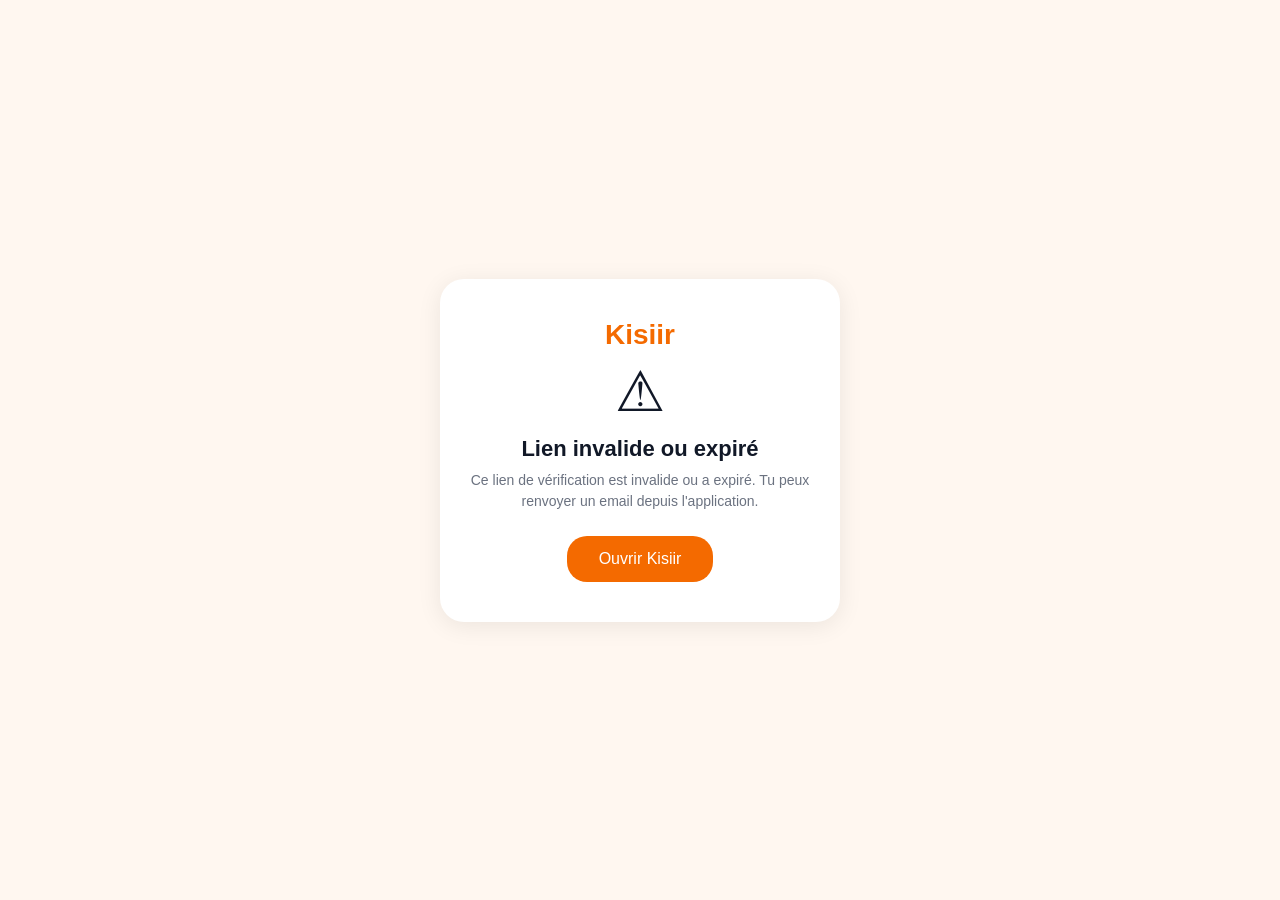
<file: verify.html>
<!DOCTYPE html>
<html lang="fr">
<head>
  <meta charset="UTF-8" />
  <meta name="viewport" content="width=device-width, initial-scale=1.0" />
  <title>Vérification email — Kisiir</title>
  <style>
    * { margin: 0; padding: 0; box-sizing: border-box; }
    body {
      font-family: -apple-system, BlinkMacSystemFont, 'Segoe UI', Roboto, sans-serif;
      background: #FFF7F0;
      color: #111827;
      min-height: 100vh;
      display: flex;
      align-items: center;
      justify-content: center;
      padding: 20px;
    }
    .card {
      background: #fff;
      border-radius: 24px;
      padding: 40px 28px;
      max-width: 400px;
      width: 100%;
      box-shadow: 0 4px 24px rgba(0,0,0,0.08);
      text-align: center;
    }
    .logo {
      font-size: 28px;
      font-weight: 700;
      color: #F46A00;
      margin-bottom: 8px;
    }
    .icon { font-size: 56px; margin-bottom: 12px; }
    h1 {
      font-size: 22px;
      font-weight: 600;
      margin-bottom: 8px;
    }
    .text {
      font-size: 14px;
      color: #6B7280;
      line-height: 1.5;
      margin-bottom: 24px;
    }
    .btn {
      display: inline-block;
      padding: 14px 32px;
      border: none;
      border-radius: 20px;
      background: #F46A00;
      color: #fff;
      font-size: 16px;
      font-weight: 500;
      cursor: pointer;
      text-decoration: none;
      transition: background 0.2s;
    }
    .btn:hover { background: #E05E00; }
    .hidden { display: none; }
  </style>
</head>
<body>
  <!-- LOADING STATE -->
  <div class="card" id="loadingCard">
    <div class="logo">Kisiir</div>
    <div class="icon">&#9993;</div>
    <h1>Vérification en cours...</h1>
    <p class="text">Patiente quelques secondes.</p>
  </div>

  <!-- SUCCESS STATE -->
  <div class="card hidden" id="successCard">
    <div class="logo">Kisiir</div>
    <div class="icon">&#10003;</div>
    <h1>Email vérifié !</h1>
    <p class="text">Ton adresse email a été confirmée. Tu peux retourner dans l'app Kisiir.</p>
    <a class="btn" href="kisiirrc:///onboarding/recap">Ouvrir Kisiir</a>
  </div>

  <!-- ERROR STATE -->
  <div class="card hidden" id="errorCard">
    <div class="logo">Kisiir</div>
    <div class="icon">&#9888;</div>
    <h1>Lien invalide ou expiré</h1>
    <p class="text">Ce lien de vérification est invalide ou a expiré. Tu peux renvoyer un email depuis l'application.</p>
    <a class="btn" href="kisiirrc:///home">Ouvrir Kisiir</a>
  </div>

  <script>
    const APPWRITE_ENDPOINT = 'https://fra.cloud.appwrite.io/v1';
    const APPWRITE_PROJECT = '68d95a17000254542b2b';

    const params = new URLSearchParams(window.location.search);
    const userId = params.get('userId');
    const secret = params.get('secret');

    if (!userId || !secret) {
      document.getElementById('loadingCard').classList.add('hidden');
      document.getElementById('errorCard').classList.remove('hidden');
    } else {
      verify();
    }

    async function verify() {
      try {
        const res = await fetch(APPWRITE_ENDPOINT + '/account/verification', {
          method: 'PUT',
          headers: {
            'Content-Type': 'application/json',
            'X-Appwrite-Project': APPWRITE_PROJECT,
          },
          body: JSON.stringify({ userId, secret }),
        });

        if (!res.ok) {
          const data = await res.json();
          throw new Error(data.message || 'Erreur inconnue');
        }

        document.getElementById('loadingCard').classList.add('hidden');
        document.getElementById('successCard').classList.remove('hidden');
      } catch (err) {
        console.error('Verification error:', err);
        document.getElementById('loadingCard').classList.add('hidden');
        document.getElementById('errorCard').classList.remove('hidden');
      }
    }
  </script>
</body>
</html>
</file>
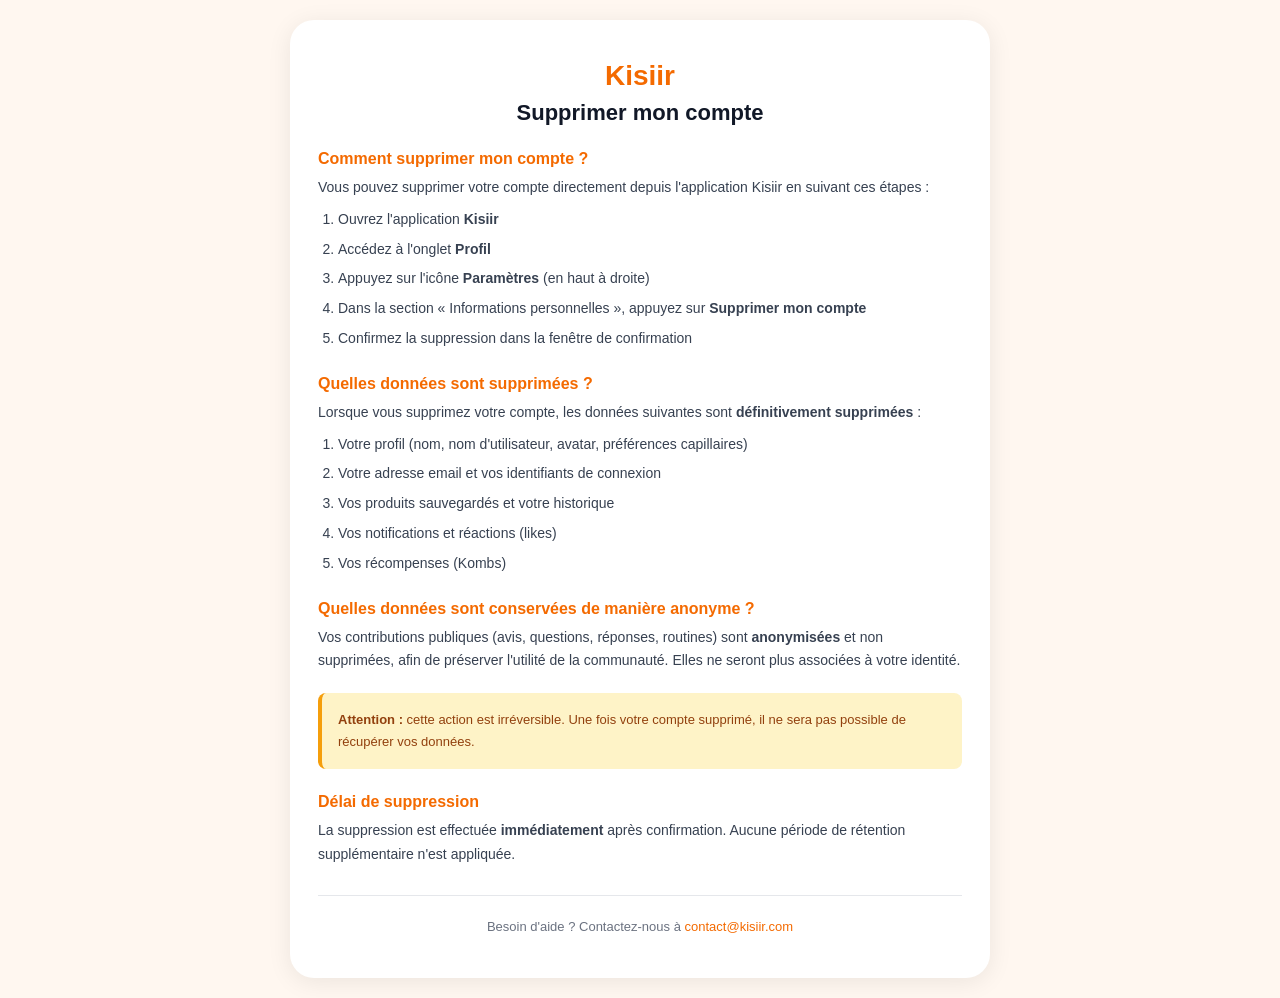
<file: public/delete-account.html>
<!DOCTYPE html>
<html lang="fr">
<head>
  <meta charset="UTF-8" />
  <meta name="viewport" content="width=device-width, initial-scale=1.0" />
  <meta name="robots" content="noindex, nofollow" />
  <title>Supprimer mon compte — Kisiir</title>
  <style>
    * { margin: 0; padding: 0; box-sizing: border-box; }
    body {
      font-family: -apple-system, BlinkMacSystemFont, 'Segoe UI', Roboto, sans-serif;
      background: #FFF7F0;
      color: #111827;
      min-height: 100vh;
      padding: 20px;
    }
    .container {
      background: #fff;
      border-radius: 24px;
      padding: 40px 28px;
      max-width: 700px;
      margin: 0 auto;
      box-shadow: 0 4px 24px rgba(0,0,0,0.08);
    }
    .logo {
      text-align: center;
      font-size: 28px;
      font-weight: 700;
      color: #F46A00;
      margin-bottom: 8px;
    }
    h1 {
      font-size: 22px;
      font-weight: 600;
      text-align: center;
      margin-bottom: 24px;
    }
    h2 {
      font-size: 16px;
      font-weight: 600;
      color: #F46A00;
      margin-top: 24px;
      margin-bottom: 8px;
    }
    p, li {
      font-size: 14px;
      line-height: 1.7;
      color: #374151;
    }
    ol {
      padding-left: 20px;
      margin-top: 8px;
      margin-bottom: 16px;
    }
    li {
      margin-bottom: 6px;
    }
    .warning {
      background: #FEF3C7;
      border-left: 4px solid #F59E0B;
      border-radius: 8px;
      padding: 16px;
      margin-top: 20px;
      margin-bottom: 20px;
    }
    .warning p {
      font-size: 13px;
      color: #92400E;
    }
    .contact {
      text-align: center;
      margin-top: 28px;
      padding-top: 20px;
      border-top: 1px solid #E5E7EB;
    }
    .contact p {
      font-size: 13px;
      color: #6B7280;
    }
    .contact a {
      color: #F46A00;
      text-decoration: none;
      font-weight: 500;
    }
  </style>
</head>
<body>
  <div class="container">
    <div class="logo">Kisiir</div>
    <h1>Supprimer mon compte</h1>

    <h2>Comment supprimer mon compte ?</h2>
    <p>Vous pouvez supprimer votre compte directement depuis l'application Kisiir en suivant ces étapes :</p>
    <ol>
      <li>Ouvrez l'application <strong>Kisiir</strong></li>
      <li>Accédez à l'onglet <strong>Profil</strong></li>
      <li>Appuyez sur l'icône <strong>Paramètres</strong> (en haut à droite)</li>
      <li>Dans la section « Informations personnelles », appuyez sur <strong>Supprimer mon compte</strong></li>
      <li>Confirmez la suppression dans la fenêtre de confirmation</li>
    </ol>

    <h2>Quelles données sont supprimées ?</h2>
    <p>Lorsque vous supprimez votre compte, les données suivantes sont <strong>définitivement supprimées</strong> :</p>
    <ol>
      <li>Votre profil (nom, nom d'utilisateur, avatar, préférences capillaires)</li>
      <li>Votre adresse email et vos identifiants de connexion</li>
      <li>Vos produits sauvegardés et votre historique</li>
      <li>Vos notifications et réactions (likes)</li>
      <li>Vos récompenses (Kombs)</li>
    </ol>

    <h2>Quelles données sont conservées de manière anonyme ?</h2>
    <p>Vos contributions publiques (avis, questions, réponses, routines) sont <strong>anonymisées</strong> et non supprimées, afin de préserver l'utilité de la communauté. Elles ne seront plus associées à votre identité.</p>

    <div class="warning">
      <p><strong>Attention :</strong> cette action est irréversible. Une fois votre compte supprimé, il ne sera pas possible de récupérer vos données.</p>
    </div>

    <h2>Délai de suppression</h2>
    <p>La suppression est effectuée <strong>immédiatement</strong> après confirmation. Aucune période de rétention supplémentaire n'est appliquée.</p>

    <div class="contact">
      <p>Besoin d'aide ? Contactez-nous à <a href="mailto:contact@kisiir.com">contact@kisiir.com</a></p>
    </div>
  </div>
</body>
</html>
</file>
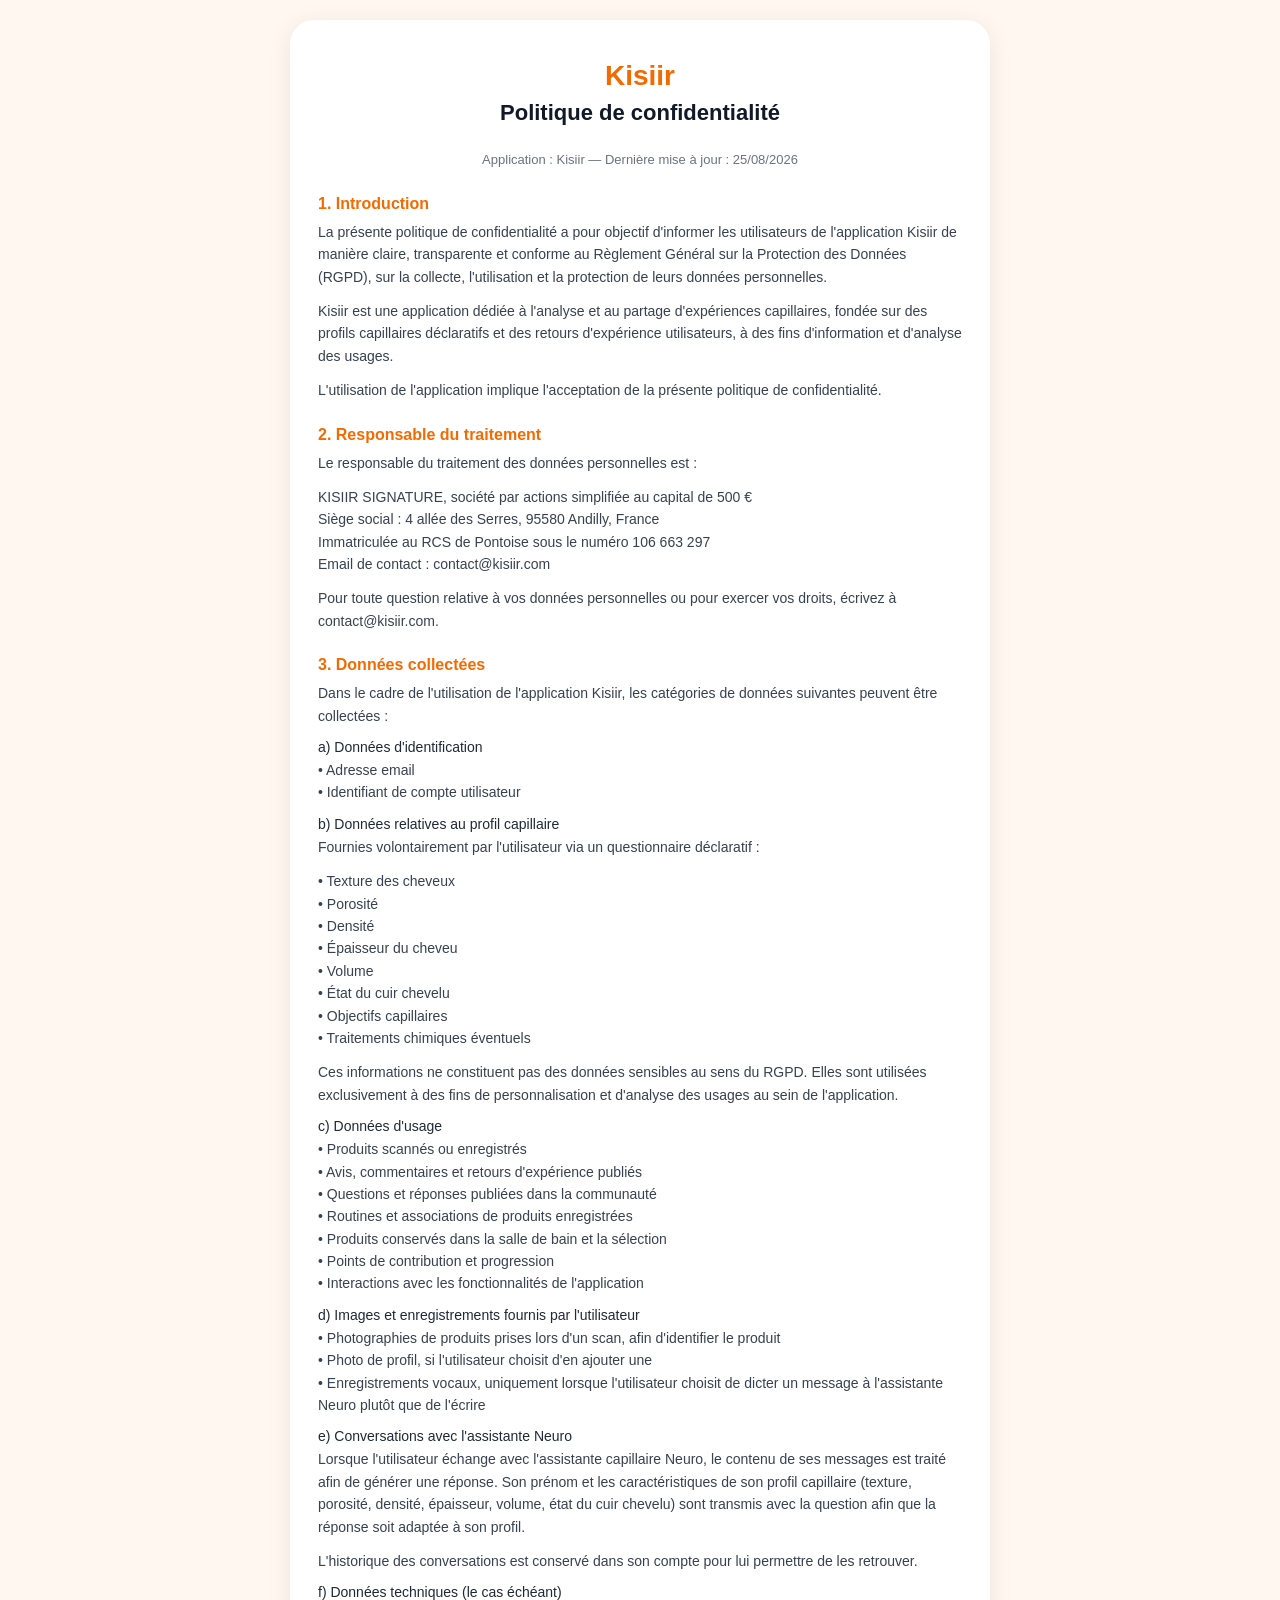
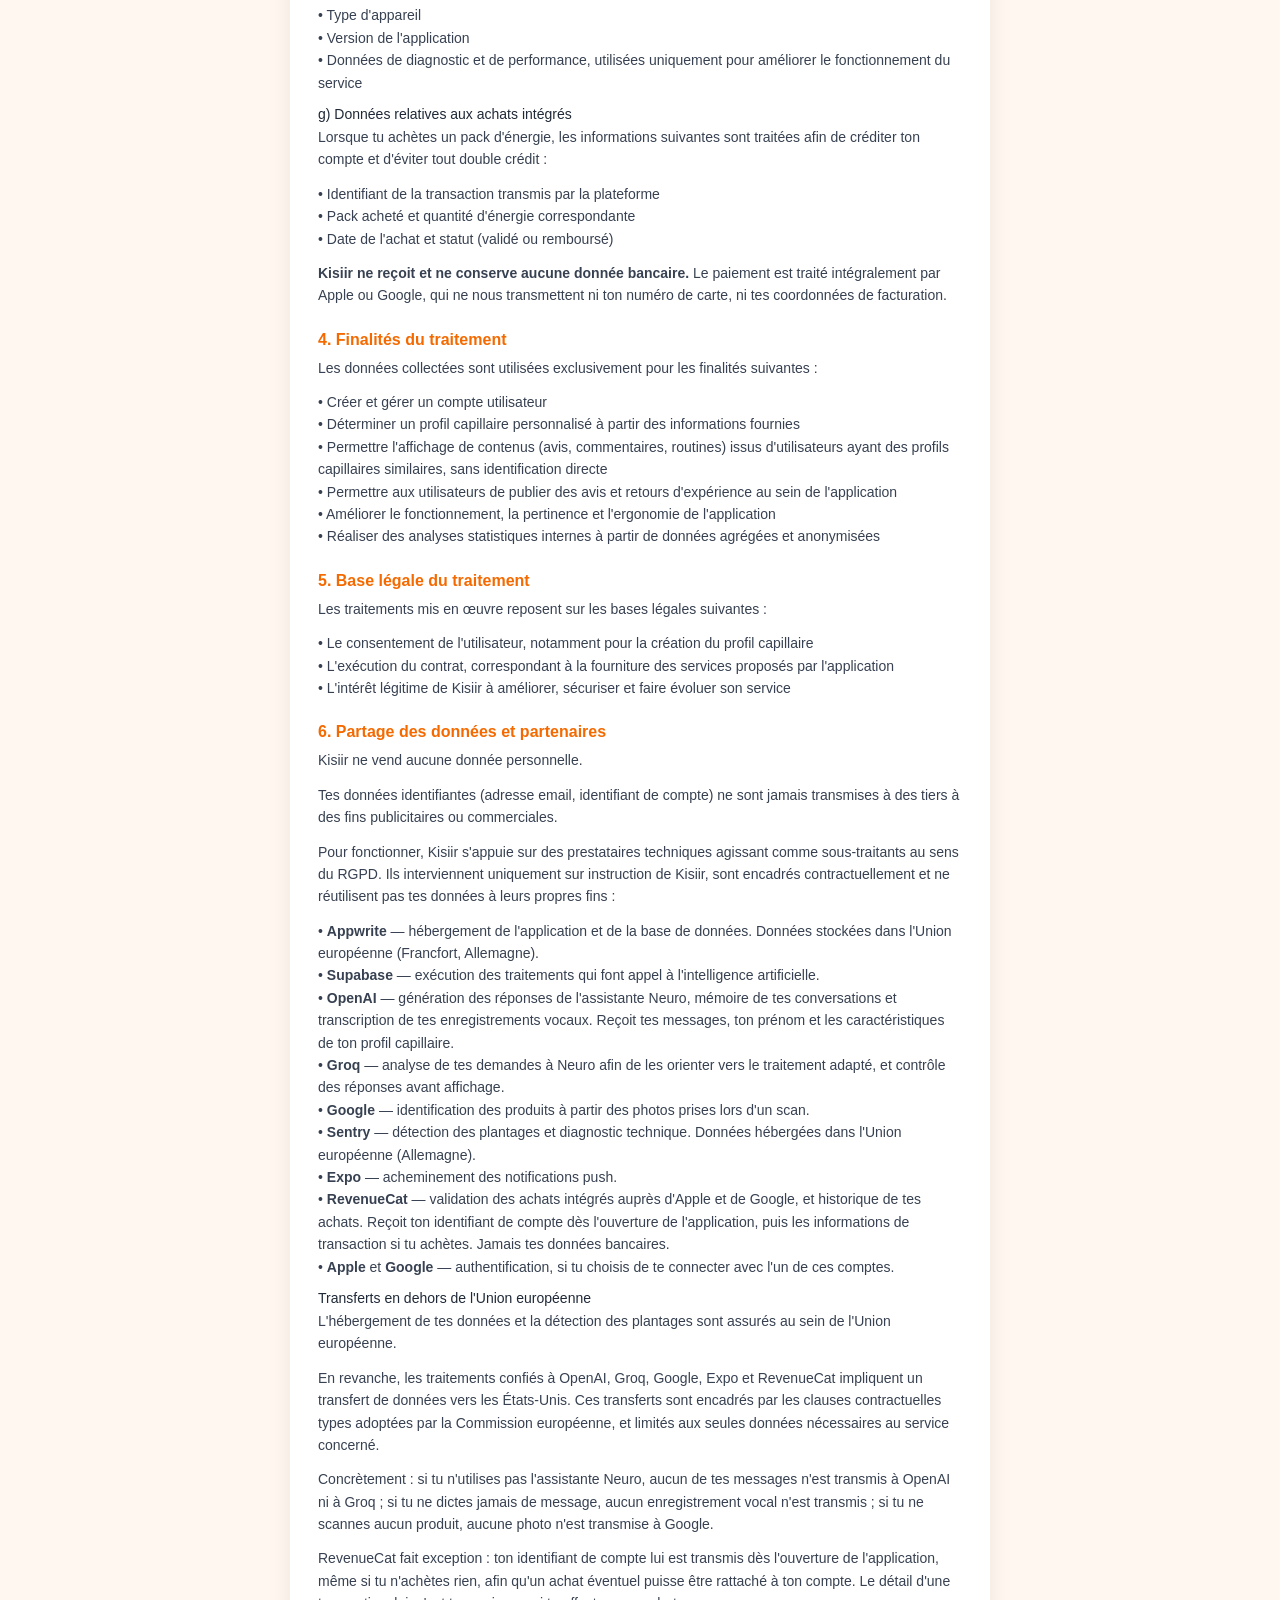
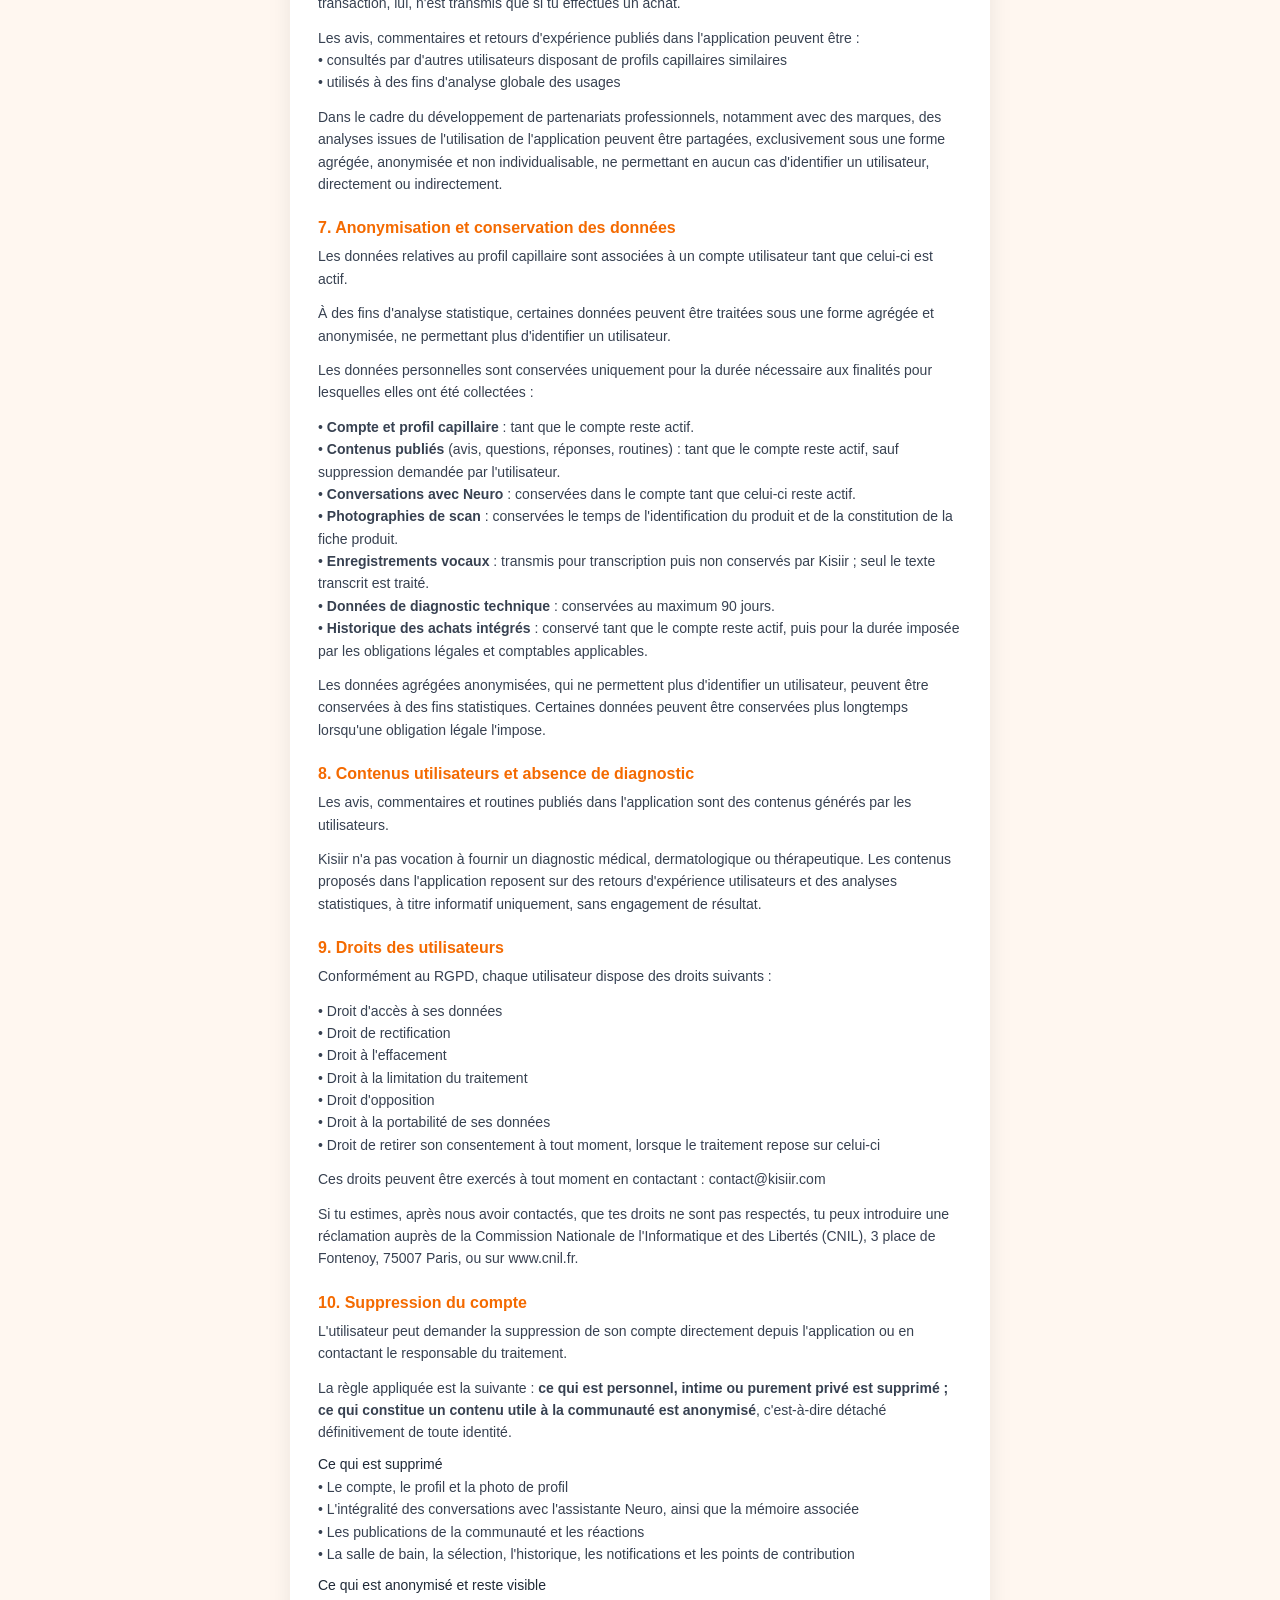
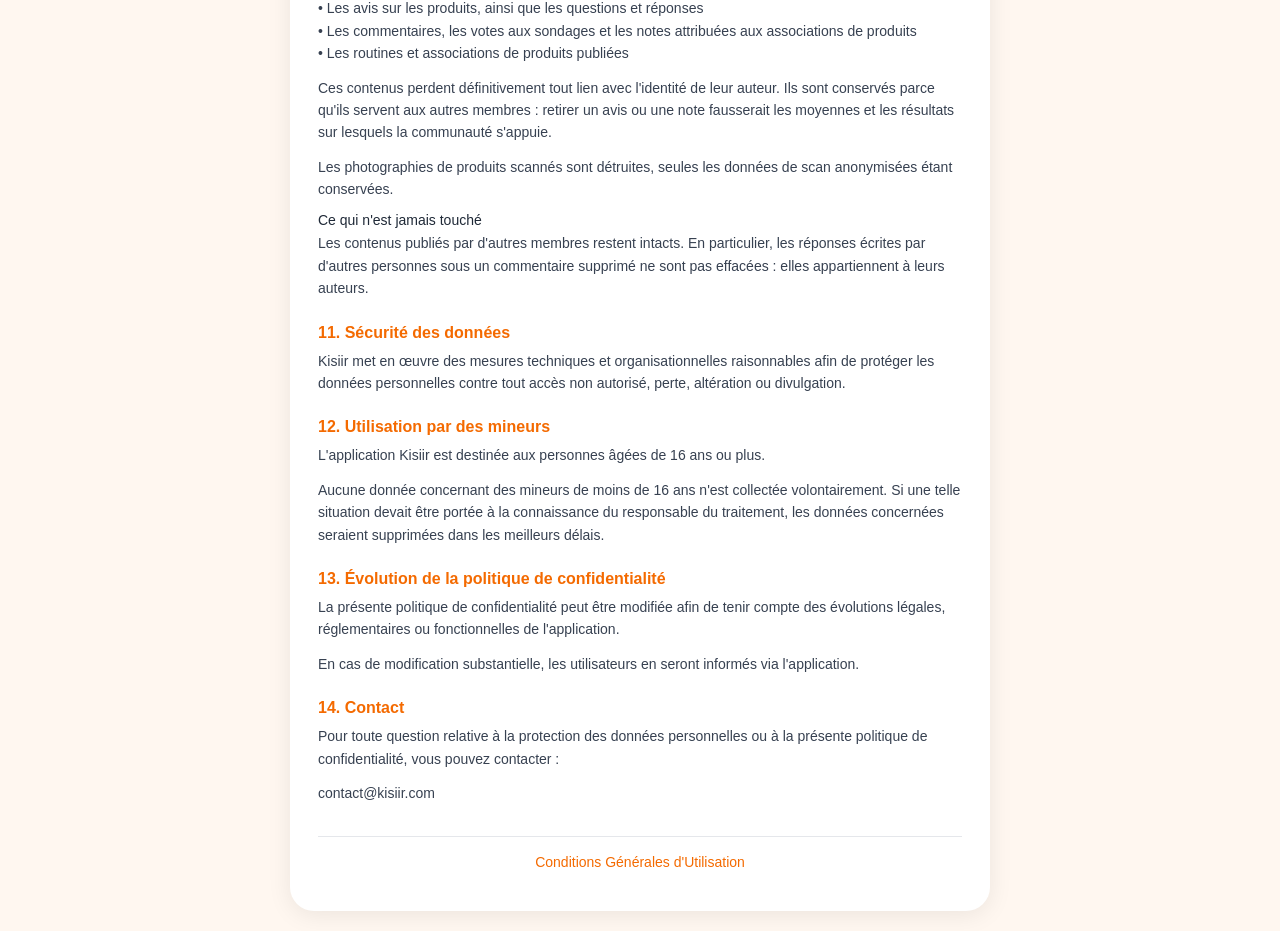
<file: public/privacy.html>
<!DOCTYPE html>
<html lang="fr">
<head>
  <meta charset="UTF-8" />
  <meta name="viewport" content="width=device-width, initial-scale=1.0" />
  <meta name="robots" content="noindex, nofollow" />
  <title>Politique de confidentialité — Kisiir</title>
  <style>
    * { margin: 0; padding: 0; box-sizing: border-box; }
    body {
      font-family: -apple-system, BlinkMacSystemFont, 'Segoe UI', Roboto, sans-serif;
      background: #FFF7F0;
      color: #111827;
      min-height: 100vh;
      padding: 20px;
    }
    .container {
      background: #fff;
      border-radius: 24px;
      padding: 40px 28px;
      max-width: 700px;
      margin: 0 auto;
      box-shadow: 0 4px 24px rgba(0,0,0,0.08);
    }
    .logo {
      text-align: center;
      font-size: 28px;
      font-weight: 700;
      color: #F46A00;
      margin-bottom: 8px;
    }
    h1 {
      font-size: 22px;
      font-weight: 600;
      text-align: center;
      margin-bottom: 24px;
    }
    h2 {
      font-size: 16px;
      font-weight: 600;
      color: #F46A00;
      margin-top: 24px;
      margin-bottom: 8px;
    }
    h3 {
      font-size: 14px;
      font-weight: 500;
      color: #1F2937;
      margin-top: 12px;
      margin-bottom: 4px;
    }
    p {
      font-size: 14px;
      color: #374151;
      line-height: 1.6;
      margin-bottom: 12px;
    }
    .footer {
      text-align: center;
      margin-top: 32px;
      padding-top: 16px;
      border-top: 1px solid #E5E7EB;
    }
    .footer a {
      color: #F46A00;
      text-decoration: none;
      font-size: 14px;
      font-weight: 500;
    }
    .footer a:hover { text-decoration: underline; }
  </style>
</head>
<body>
  <div class="container">
    <div class="logo">Kisiir</div>
    <h1>Politique de confidentialité</h1>
    <p style="text-align:center;color:#6B7280;font-size:13px;margin-bottom:8px;">Application : Kisiir — Dernière mise à jour : 25/08/2026</p>

    <h2>1. Introduction</h2>
    <p>
      La présente politique de confidentialité a pour objectif d'informer les utilisateurs de l'application Kisiir de manière claire, transparente et conforme au Règlement Général sur la Protection des Données (RGPD), sur la collecte, l'utilisation et la protection de leurs données personnelles.
    </p>
    <p>
      Kisiir est une application dédiée à l'analyse et au partage d'expériences capillaires, fondée sur des profils capillaires déclaratifs et des retours d'expérience utilisateurs, à des fins d'information et d'analyse des usages.
    </p>
    <p>
      L'utilisation de l'application implique l'acceptation de la présente politique de confidentialité.
    </p>

    <h2>2. Responsable du traitement</h2>
    <p>
      Le responsable du traitement des données personnelles est :
    </p>
    <p>
      KISIIR SIGNATURE, société par actions simplifiée au capital de 500 €<br>
      Siège social : 4 allée des Serres, 95580 Andilly, France<br>
      Immatriculée au RCS de Pontoise sous le numéro 106 663 297<br>
      Email de contact : contact@kisiir.com
    </p>
    <p>
      Pour toute question relative à vos données personnelles ou pour exercer vos droits, écrivez à contact@kisiir.com.
    </p>

    <h2>3. Données collectées</h2>
    <p>
      Dans le cadre de l'utilisation de l'application Kisiir, les catégories de données suivantes peuvent être collectées :
    </p>
    <h3>a) Données d'identification</h3>
    <p>
      • Adresse email<br>
      • Identifiant de compte utilisateur
    </p>
    <h3>b) Données relatives au profil capillaire</h3>
    <p>
      Fournies volontairement par l'utilisateur via un questionnaire déclaratif :
    </p>
    <p>
      • Texture des cheveux<br>
      • Porosité<br>
      • Densité<br>
      • Épaisseur du cheveu<br>
      • Volume<br>
      • État du cuir chevelu<br>
      • Objectifs capillaires<br>
      • Traitements chimiques éventuels
    </p>
    <p>
      Ces informations ne constituent pas des données sensibles au sens du RGPD. Elles sont utilisées exclusivement à des fins de personnalisation et d'analyse des usages au sein de l'application.
    </p>
    <h3>c) Données d'usage</h3>
    <p>
      • Produits scannés ou enregistrés<br>
      • Avis, commentaires et retours d'expérience publiés<br>
      • Questions et réponses publiées dans la communauté<br>
      • Routines et associations de produits enregistrées<br>
      • Produits conservés dans la salle de bain et la sélection<br>
      • Points de contribution et progression<br>
      • Interactions avec les fonctionnalités de l'application
    </p>
    <h3>d) Images et enregistrements fournis par l'utilisateur</h3>
    <p>
      • Photographies de produits prises lors d'un scan, afin d'identifier le produit<br>
      • Photo de profil, si l'utilisateur choisit d'en ajouter une<br>
      • Enregistrements vocaux, uniquement lorsque l'utilisateur choisit de dicter un message à l'assistante Neuro plutôt que de l'écrire
    </p>
    <h3>e) Conversations avec l'assistante Neuro</h3>
    <p>
      Lorsque l'utilisateur échange avec l'assistante capillaire Neuro, le contenu de ses messages est traité afin de générer une réponse. Son prénom et les caractéristiques de son profil capillaire (texture, porosité, densité, épaisseur, volume, état du cuir chevelu) sont transmis avec la question afin que la réponse soit adaptée à son profil.
    </p>
    <p>
      L'historique des conversations est conservé dans son compte pour lui permettre de les retrouver.
    </p>
    <h3>f) Données techniques (le cas échéant)</h3>
    <p>
      • Type d'appareil<br>
      • Version de l'application<br>
      • Données de diagnostic et de performance, utilisées uniquement pour améliorer le fonctionnement du service
    </p>
    <h3>g) Données relatives aux achats intégrés</h3>
    <p>
      Lorsque tu achètes un pack d'énergie, les informations suivantes sont traitées afin de créditer ton compte et d'éviter tout double crédit :
    </p>
    <p>
      • Identifiant de la transaction transmis par la plateforme<br>
      • Pack acheté et quantité d'énergie correspondante<br>
      • Date de l'achat et statut (validé ou remboursé)
    </p>
    <p>
      <strong>Kisiir ne reçoit et ne conserve aucune donnée bancaire.</strong> Le paiement est traité intégralement par Apple ou Google, qui ne nous transmettent ni ton numéro de carte, ni tes coordonnées de facturation.
    </p>

    <h2>4. Finalités du traitement</h2>
    <p>
      Les données collectées sont utilisées exclusivement pour les finalités suivantes :
    </p>
    <p>
      • Créer et gérer un compte utilisateur<br>
      • Déterminer un profil capillaire personnalisé à partir des informations fournies<br>
      • Permettre l'affichage de contenus (avis, commentaires, routines) issus d'utilisateurs ayant des profils capillaires similaires, sans identification directe<br>
      • Permettre aux utilisateurs de publier des avis et retours d'expérience au sein de l'application<br>
      • Améliorer le fonctionnement, la pertinence et l'ergonomie de l'application<br>
      • Réaliser des analyses statistiques internes à partir de données agrégées et anonymisées
    </p>

    <h2>5. Base légale du traitement</h2>
    <p>
      Les traitements mis en œuvre reposent sur les bases légales suivantes :
    </p>
    <p>
      • Le consentement de l'utilisateur, notamment pour la création du profil capillaire<br>
      • L'exécution du contrat, correspondant à la fourniture des services proposés par l'application<br>
      • L'intérêt légitime de Kisiir à améliorer, sécuriser et faire évoluer son service
    </p>

    <h2>6. Partage des données et partenaires</h2>
    <p>
      Kisiir ne vend aucune donnée personnelle.
    </p>
    <p>
      Tes données identifiantes (adresse email, identifiant de compte) ne sont jamais transmises à des tiers à des fins publicitaires ou commerciales.
    </p>
    <p>
      Pour fonctionner, Kisiir s'appuie sur des prestataires techniques agissant comme sous-traitants au sens du RGPD. Ils interviennent uniquement sur instruction de Kisiir, sont encadrés contractuellement et ne réutilisent pas tes données à leurs propres fins :
    </p>
    <p>
      • <strong>Appwrite</strong> — hébergement de l'application et de la base de données. Données stockées dans l'Union européenne (Francfort, Allemagne).<br>
      • <strong>Supabase</strong> — exécution des traitements qui font appel à l'intelligence artificielle.<br>
      • <strong>OpenAI</strong> — génération des réponses de l'assistante Neuro, mémoire de tes conversations et transcription de tes enregistrements vocaux. Reçoit tes messages, ton prénom et les caractéristiques de ton profil capillaire.<br>
      • <strong>Groq</strong> — analyse de tes demandes à Neuro afin de les orienter vers le traitement adapté, et contrôle des réponses avant affichage.<br>
      • <strong>Google</strong> — identification des produits à partir des photos prises lors d'un scan.<br>
      • <strong>Sentry</strong> — détection des plantages et diagnostic technique. Données hébergées dans l'Union européenne (Allemagne).<br>
      • <strong>Expo</strong> — acheminement des notifications push.<br>
      • <strong>RevenueCat</strong> — validation des achats intégrés auprès d'Apple et de Google, et historique de tes achats. Reçoit ton identifiant de compte dès l'ouverture de l'application, puis les informations de transaction si tu achètes. Jamais tes données bancaires.<br>
      • <strong>Apple</strong> et <strong>Google</strong> — authentification, si tu choisis de te connecter avec l'un de ces comptes.
    </p>
    <h3>Transferts en dehors de l'Union européenne</h3>
    <p>
      L'hébergement de tes données et la détection des plantages sont assurés au sein de l'Union européenne.
    </p>
    <p>
      En revanche, les traitements confiés à OpenAI, Groq, Google, Expo et RevenueCat impliquent un transfert de données vers les États-Unis. Ces transferts sont encadrés par les clauses contractuelles types adoptées par la Commission européenne, et limités aux seules données nécessaires au service concerné.
    </p>
    <p>
      Concrètement : si tu n'utilises pas l'assistante Neuro, aucun de tes messages n'est transmis à OpenAI ni à Groq ; si tu ne dictes jamais de message, aucun enregistrement vocal n'est transmis ; si tu ne scannes aucun produit, aucune photo n'est transmise à Google.
    </p>
    <p>
      RevenueCat fait exception : ton identifiant de compte lui est transmis dès l'ouverture de l'application, même si tu n'achètes rien, afin qu'un achat éventuel puisse être rattaché à ton compte. Le détail d'une transaction, lui, n'est transmis que si tu effectues un achat.
    </p>
    <p>
      Les avis, commentaires et retours d'expérience publiés dans l'application peuvent être :<br>
      • consultés par d'autres utilisateurs disposant de profils capillaires similaires<br>
      • utilisés à des fins d'analyse globale des usages
    </p>
    <p>
      Dans le cadre du développement de partenariats professionnels, notamment avec des marques, des analyses issues de l'utilisation de l'application peuvent être partagées, exclusivement sous une forme agrégée, anonymisée et non individualisable, ne permettant en aucun cas d'identifier un utilisateur, directement ou indirectement.
    </p>

    <h2>7. Anonymisation et conservation des données</h2>
    <p>
      Les données relatives au profil capillaire sont associées à un compte utilisateur tant que celui-ci est actif.
    </p>
    <p>
      À des fins d'analyse statistique, certaines données peuvent être traitées sous une forme agrégée et anonymisée, ne permettant plus d'identifier un utilisateur.
    </p>
    <p>
      Les données personnelles sont conservées uniquement pour la durée nécessaire aux finalités pour lesquelles elles ont été collectées :
    </p>
    <p>
      • <strong>Compte et profil capillaire</strong> : tant que le compte reste actif.<br>
      • <strong>Contenus publiés</strong> (avis, questions, réponses, routines) : tant que le compte reste actif, sauf suppression demandée par l'utilisateur.<br>
      • <strong>Conversations avec Neuro</strong> : conservées dans le compte tant que celui-ci reste actif.<br>
      • <strong>Photographies de scan</strong> : conservées le temps de l'identification du produit et de la constitution de la fiche produit.<br>
      • <strong>Enregistrements vocaux</strong> : transmis pour transcription puis non conservés par Kisiir ; seul le texte transcrit est traité.<br>
      • <strong>Données de diagnostic technique</strong> : conservées au maximum 90 jours.<br>
      • <strong>Historique des achats intégrés</strong> : conservé tant que le compte reste actif, puis pour la durée imposée par les obligations légales et comptables applicables.
    </p>
    <p>
      Les données agrégées anonymisées, qui ne permettent plus d'identifier un utilisateur, peuvent être conservées à des fins statistiques. Certaines données peuvent être conservées plus longtemps lorsqu'une obligation légale l'impose.
    </p>

    <h2>8. Contenus utilisateurs et absence de diagnostic</h2>
    <p>
      Les avis, commentaires et routines publiés dans l'application sont des contenus générés par les utilisateurs.
    </p>
    <p>
      Kisiir n'a pas vocation à fournir un diagnostic médical, dermatologique ou thérapeutique. Les contenus proposés dans l'application reposent sur des retours d'expérience utilisateurs et des analyses statistiques, à titre informatif uniquement, sans engagement de résultat.
    </p>

    <h2>9. Droits des utilisateurs</h2>
    <p>
      Conformément au RGPD, chaque utilisateur dispose des droits suivants :
    </p>
    <p>
      • Droit d'accès à ses données<br>
      • Droit de rectification<br>
      • Droit à l'effacement<br>
      • Droit à la limitation du traitement<br>
      • Droit d'opposition<br>
      • Droit à la portabilité de ses données<br>
      • Droit de retirer son consentement à tout moment, lorsque le traitement repose sur celui-ci
    </p>
    <p>
      Ces droits peuvent être exercés à tout moment en contactant : contact@kisiir.com
    </p>
    <p>
      Si tu estimes, après nous avoir contactés, que tes droits ne sont pas respectés, tu peux introduire une réclamation auprès de la Commission Nationale de l'Informatique et des Libertés (CNIL), 3 place de Fontenoy, 75007 Paris, ou sur www.cnil.fr.
    </p>

    <h2>10. Suppression du compte</h2>
    <p>
      L'utilisateur peut demander la suppression de son compte directement depuis l'application ou en contactant le responsable du traitement.
    </p>
    <p>
      La règle appliquée est la suivante : <strong>ce qui est personnel, intime ou purement privé est supprimé ; ce qui constitue un contenu utile à la communauté est anonymisé</strong>, c'est-à-dire détaché définitivement de toute identité.
    </p>
    <h3>Ce qui est supprimé</h3>
    <p>
      • Le compte, le profil et la photo de profil<br>
      • L'intégralité des conversations avec l'assistante Neuro, ainsi que la mémoire associée<br>
      • Les publications de la communauté et les réactions<br>
      • La salle de bain, la sélection, l'historique, les notifications et les points de contribution
    </p>
    <h3>Ce qui est anonymisé et reste visible</h3>
    <p>
      • Les avis sur les produits, ainsi que les questions et réponses<br>
      • Les commentaires, les votes aux sondages et les notes attribuées aux associations de produits<br>
      • Les routines et associations de produits publiées
    </p>
    <p>
      Ces contenus perdent définitivement tout lien avec l'identité de leur auteur. Ils sont conservés parce qu'ils servent aux autres membres : retirer un avis ou une note fausserait les moyennes et les résultats sur lesquels la communauté s'appuie.
    </p>
    <p>
      Les photographies de produits scannés sont détruites, seules les données de scan anonymisées étant conservées.
    </p>
    <h3>Ce qui n'est jamais touché</h3>
    <p>
      Les contenus publiés par d'autres membres restent intacts. En particulier, les réponses écrites par d'autres personnes sous un commentaire supprimé ne sont pas effacées : elles appartiennent à leurs auteurs.
    </p>

    <h2>11. Sécurité des données</h2>
    <p>
      Kisiir met en œuvre des mesures techniques et organisationnelles raisonnables afin de protéger les données personnelles contre tout accès non autorisé, perte, altération ou divulgation.
    </p>

    <h2>12. Utilisation par des mineurs</h2>
    <p>
      L'application Kisiir est destinée aux personnes âgées de 16 ans ou plus.
    </p>
    <p>
      Aucune donnée concernant des mineurs de moins de 16 ans n'est collectée volontairement. Si une telle situation devait être portée à la connaissance du responsable du traitement, les données concernées seraient supprimées dans les meilleurs délais.
    </p>

    <h2>13. Évolution de la politique de confidentialité</h2>
    <p>
      La présente politique de confidentialité peut être modifiée afin de tenir compte des évolutions légales, réglementaires ou fonctionnelles de l'application.
    </p>
    <p>
      En cas de modification substantielle, les utilisateurs en seront informés via l'application.
    </p>

    <h2>14. Contact</h2>
    <p>
      Pour toute question relative à la protection des données personnelles ou à la présente politique de confidentialité, vous pouvez contacter :
    </p>
    <p>
      contact@kisiir.com
    </p>

    <div class="footer">
      <a href="/terms">Conditions Générales d'Utilisation</a>
    </div>
  </div>
</body>
</html>
</file>
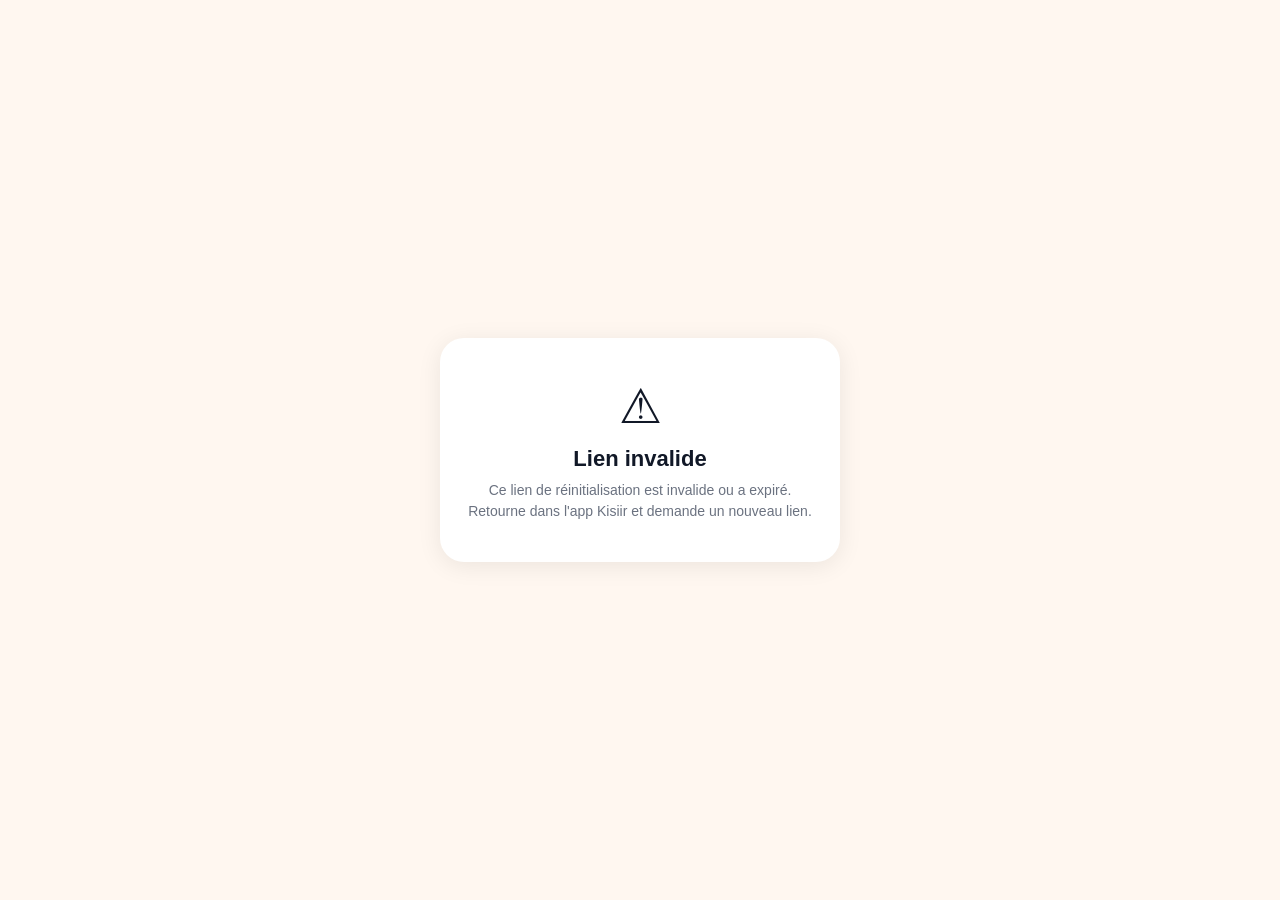
<file: public/reset-password.html>
<!DOCTYPE html>
<html lang="fr">
<head>
  <meta charset="UTF-8" />
  <meta name="viewport" content="width=device-width, initial-scale=1.0" />
  <meta name="robots" content="noindex, nofollow" />
  <title>Réinitialiser ton mot de passe — Kisiir</title>
  <style>
    * { margin: 0; padding: 0; box-sizing: border-box; }
    body {
      font-family: -apple-system, BlinkMacSystemFont, 'Segoe UI', Roboto, sans-serif;
      background: #FFF7F0;
      color: #111827;
      min-height: 100vh;
      display: flex;
      align-items: center;
      justify-content: center;
      padding: 20px;
    }
    .card {
      background: #fff;
      border-radius: 24px;
      padding: 40px 28px;
      max-width: 400px;
      width: 100%;
      box-shadow: 0 4px 24px rgba(0,0,0,0.08);
    }
    .logo {
      text-align: center;
      font-size: 28px;
      font-weight: 700;
      color: #F46A00;
      margin-bottom: 8px;
    }
    h1 {
      font-size: 22px;
      font-weight: 600;
      text-align: center;
      margin-bottom: 8px;
    }
    .subtitle {
      font-size: 14px;
      color: #6B7280;
      text-align: center;
      margin-bottom: 28px;
      line-height: 1.5;
    }
    .input-group {
      margin-bottom: 16px;
      position: relative;
    }
    label {
      display: block;
      font-size: 13px;
      font-weight: 500;
      color: #374151;
      margin-bottom: 6px;
    }
    input {
      width: 100%;
      padding: 12px 14px;
      border: 1px solid #E5E7EB;
      border-radius: 12px;
      font-size: 16px;
      color: #111827;
      outline: none;
      transition: border-color 0.2s;
    }
    input:focus {
      border-color: #F46A00;
    }
    .error-text {
      color: #EF4444;
      font-size: 12px;
      margin-top: 4px;
      display: none;
    }
    .btn {
      width: 100%;
      padding: 14px;
      border: none;
      border-radius: 20px;
      background: #D1D5DB;
      color: #fff;
      font-size: 16px;
      font-weight: 500;
      cursor: not-allowed;
      margin-top: 8px;
      transition: background 0.2s;
    }
    .btn.active {
      background: #F46A00;
      cursor: pointer;
    }
    .btn.active:hover {
      background: #E05E00;
    }
    .btn.loading {
      opacity: 0.7;
      cursor: wait;
    }

    /* Success state */
    .success-icon {
      text-align: center;
      font-size: 56px;
      margin-bottom: 12px;
    }
    .success-title {
      font-size: 22px;
      font-weight: 600;
      text-align: center;
      margin-bottom: 8px;
    }
    .success-text {
      font-size: 14px;
      color: #6B7280;
      text-align: center;
      line-height: 1.5;
      margin-bottom: 24px;
    }

    /* Error state */
    .error-banner {
      background: #FEF2F2;
      border: 1px solid #FECACA;
      border-radius: 12px;
      padding: 12px 16px;
      margin-bottom: 20px;
      display: none;
    }
    .error-banner p {
      color: #DC2626;
      font-size: 14px;
    }

    /* Invalid link state */
    .invalid-icon {
      text-align: center;
      font-size: 48px;
      margin-bottom: 12px;
    }
    .invalid-text {
      font-size: 14px;
      color: #6B7280;
      text-align: center;
      line-height: 1.5;
    }

    .hidden { display: none; }
  </style>
</head>
<body>
  <!-- FORM STATE -->
  <div class="card" id="formCard">
    <div class="logo">Kisiir</div>
    <h1>Nouveau mot de passe</h1>
    <p class="subtitle">Choisis un nouveau mot de passe pour ton compte.</p>

    <div class="error-banner" id="errorBanner">
      <p id="errorMessage"></p>
    </div>

    <form id="resetForm" onsubmit="handleSubmit(event)">
      <div class="input-group">
        <label for="password">Nouveau mot de passe</label>
        <input type="password" id="password" placeholder="Au moins 8 caractères" oninput="validate()" />
        <div class="error-text" id="passwordError">Le mot de passe doit contenir au moins 8 caractères.</div>
      </div>

      <div class="input-group">
        <label for="confirm">Confirmer le mot de passe</label>
        <input type="password" id="confirm" placeholder="Confirmer" oninput="validate()" />
        <div class="error-text" id="confirmError">Les mots de passe ne correspondent pas.</div>
      </div>

      <button type="submit" class="btn" id="submitBtn" disabled>Réinitialiser</button>
    </form>
  </div>

  <!-- SUCCESS STATE -->
  <div class="card hidden" id="successCard">
    <div class="success-icon">&#10003;</div>
    <div class="success-title">Mot de passe modifié !</div>
    <p class="success-text">Tu peux maintenant retourner dans l'app Kisiir et te connecter avec ton nouveau mot de passe.</p>
    <a href="kisiirrc:///login" style="display:inline-block;background:#F46A00;color:#fff;text-decoration:none;padding:12px 28px;border-radius:20px;font-size:15px;font-weight:500;">Ouvrir Kisiir</a>
  </div>

  <!-- INVALID LINK STATE -->
  <div class="card hidden" id="invalidCard">
    <div class="invalid-icon">&#9888;</div>
    <h1>Lien invalide</h1>
    <p class="invalid-text">Ce lien de réinitialisation est invalide ou a expiré. Retourne dans l'app Kisiir et demande un nouveau lien.</p>
  </div>

  <script>
    const APPWRITE_ENDPOINT = 'https://fra.cloud.appwrite.io/v1';
    const APPWRITE_PROJECT = '68d95a17000254542b2b';

    // Parse userId and secret from URL
    const params = new URLSearchParams(window.location.search);
    const userId = params.get('userId');
    const secret = params.get('secret');

    // Show invalid state if params are missing
    if (!userId || !secret) {
      document.getElementById('formCard').classList.add('hidden');
      document.getElementById('invalidCard').classList.remove('hidden');
    }

    function validate() {
      const pw = document.getElementById('password').value;
      const cf = document.getElementById('confirm').value;
      const btn = document.getElementById('submitBtn');
      const pwErr = document.getElementById('passwordError');
      const cfErr = document.getElementById('confirmError');

      const pwValid = pw.length >= 8;
      const match = pw === cf && cf.length > 0;

      pwErr.style.display = pw.length > 0 && !pwValid ? 'block' : 'none';
      cfErr.style.display = cf.length > 0 && !match ? 'block' : 'none';

      if (pwValid && match) {
        btn.classList.add('active');
        btn.disabled = false;
      } else {
        btn.classList.remove('active');
        btn.disabled = true;
      }
    }

    async function handleSubmit(e) {
      e.preventDefault();
      const btn = document.getElementById('submitBtn');
      const password = document.getElementById('password').value;
      const errorBanner = document.getElementById('errorBanner');
      const errorMessage = document.getElementById('errorMessage');

      btn.classList.add('loading');
      btn.disabled = true;
      btn.textContent = 'Chargement...';
      errorBanner.style.display = 'none';

      try {
        const res = await fetch(APPWRITE_ENDPOINT + '/account/recovery', {
          method: 'PUT',
          headers: {
            'Content-Type': 'application/json',
            'X-Appwrite-Project': APPWRITE_PROJECT,
          },
          body: JSON.stringify({ userId, secret, password }),
        });

        if (!res.ok) {
          const data = await res.json();
          throw new Error(data.message || 'Erreur inconnue');
        }

        // Show success
        document.getElementById('formCard').classList.add('hidden');
        document.getElementById('successCard').classList.remove('hidden');
      } catch (err) {
        console.error('Reset error:', err);
        errorMessage.textContent = err.message || 'Erreur réseau. Vérifie ta connexion et réessaie.';
        errorBanner.style.display = 'block';
        btn.classList.remove('loading');
        btn.classList.add('active');
        btn.disabled = false;
        btn.textContent = 'Réinitialiser';
      }
    }
  </script>
</body>
</html>
</file>
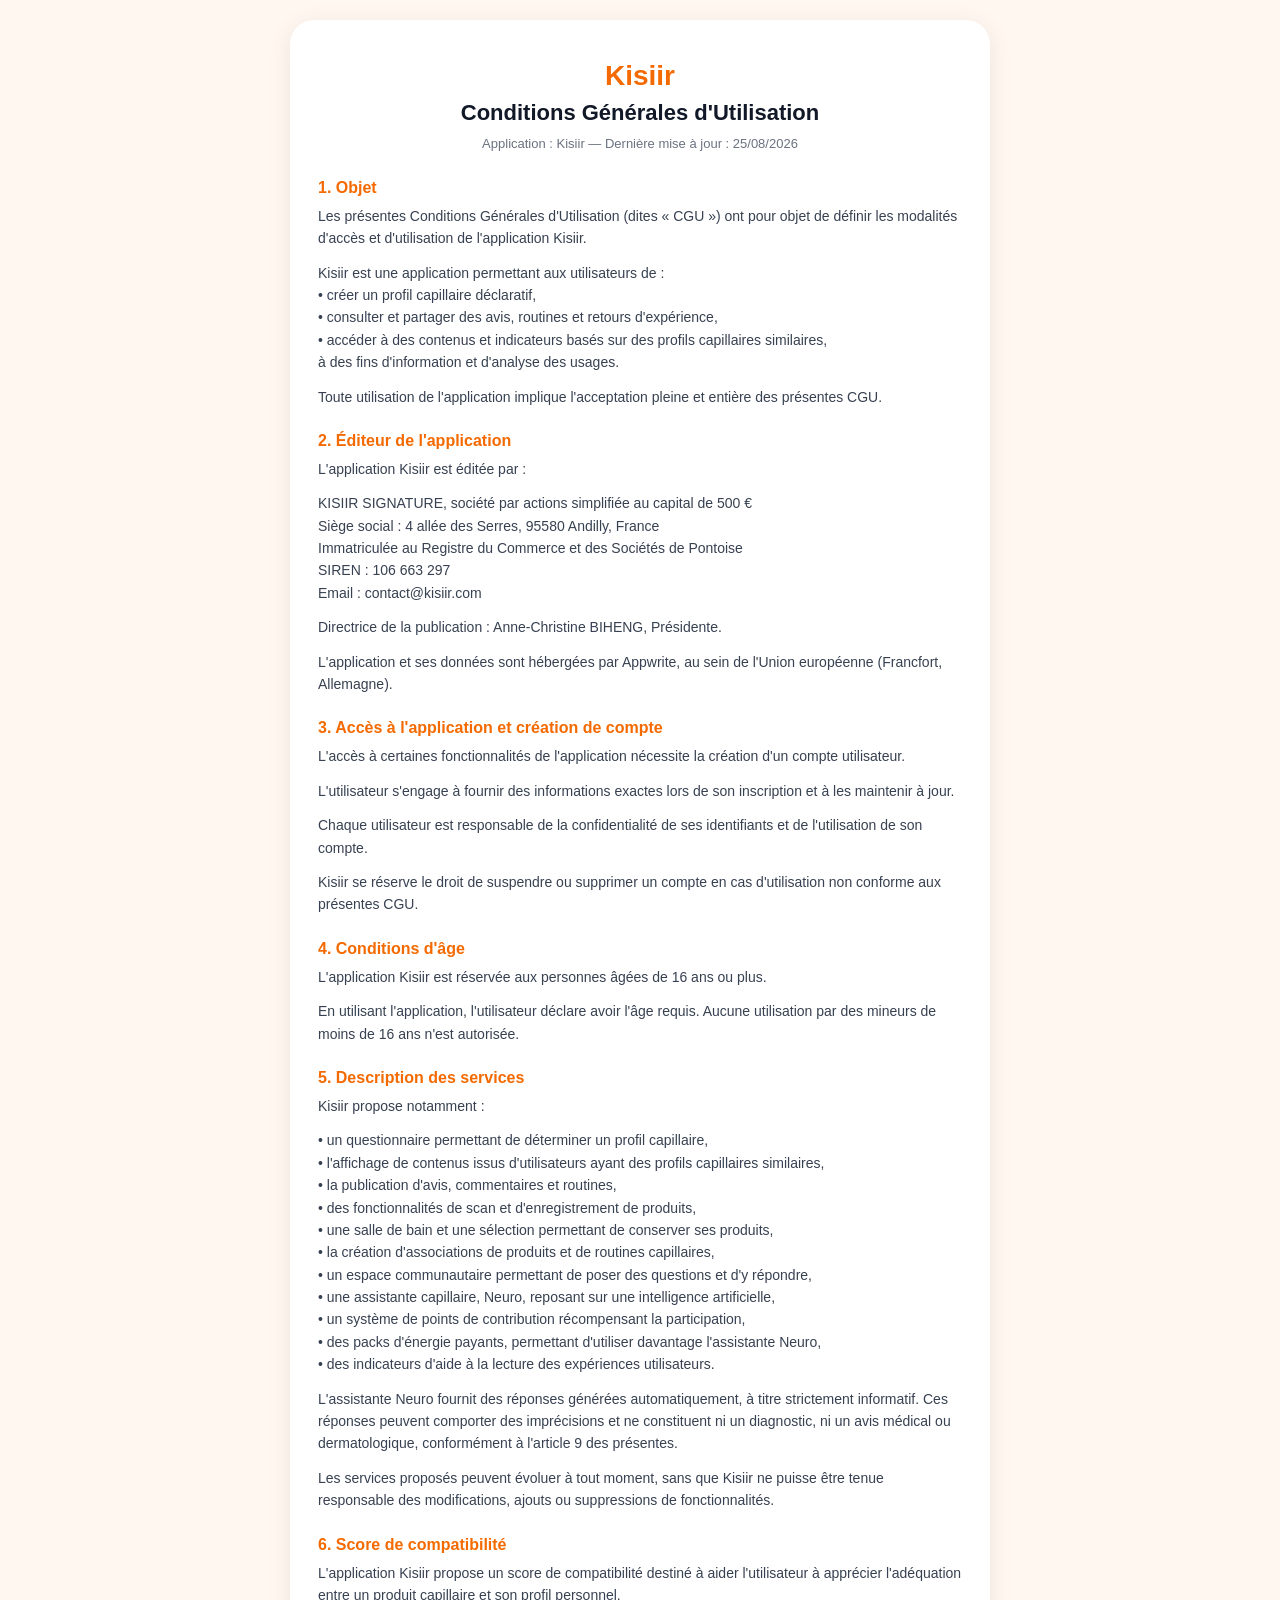
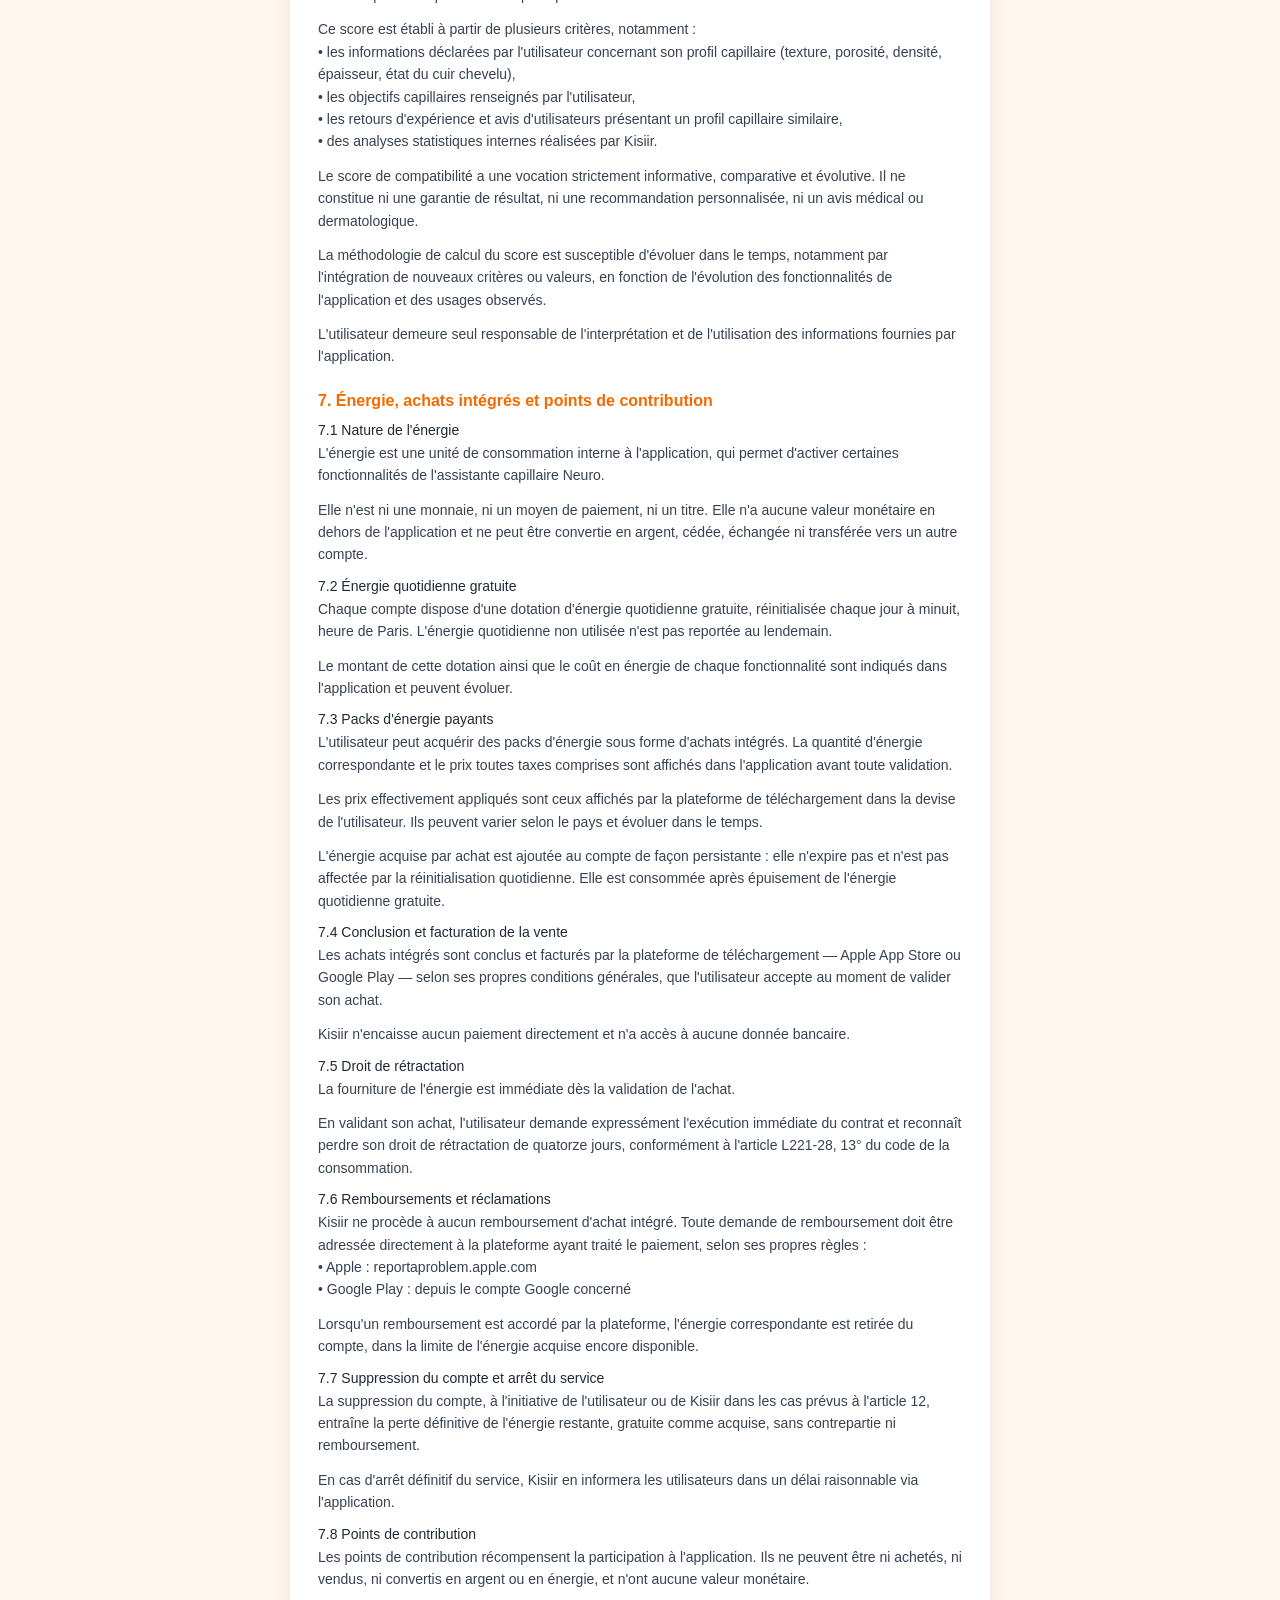
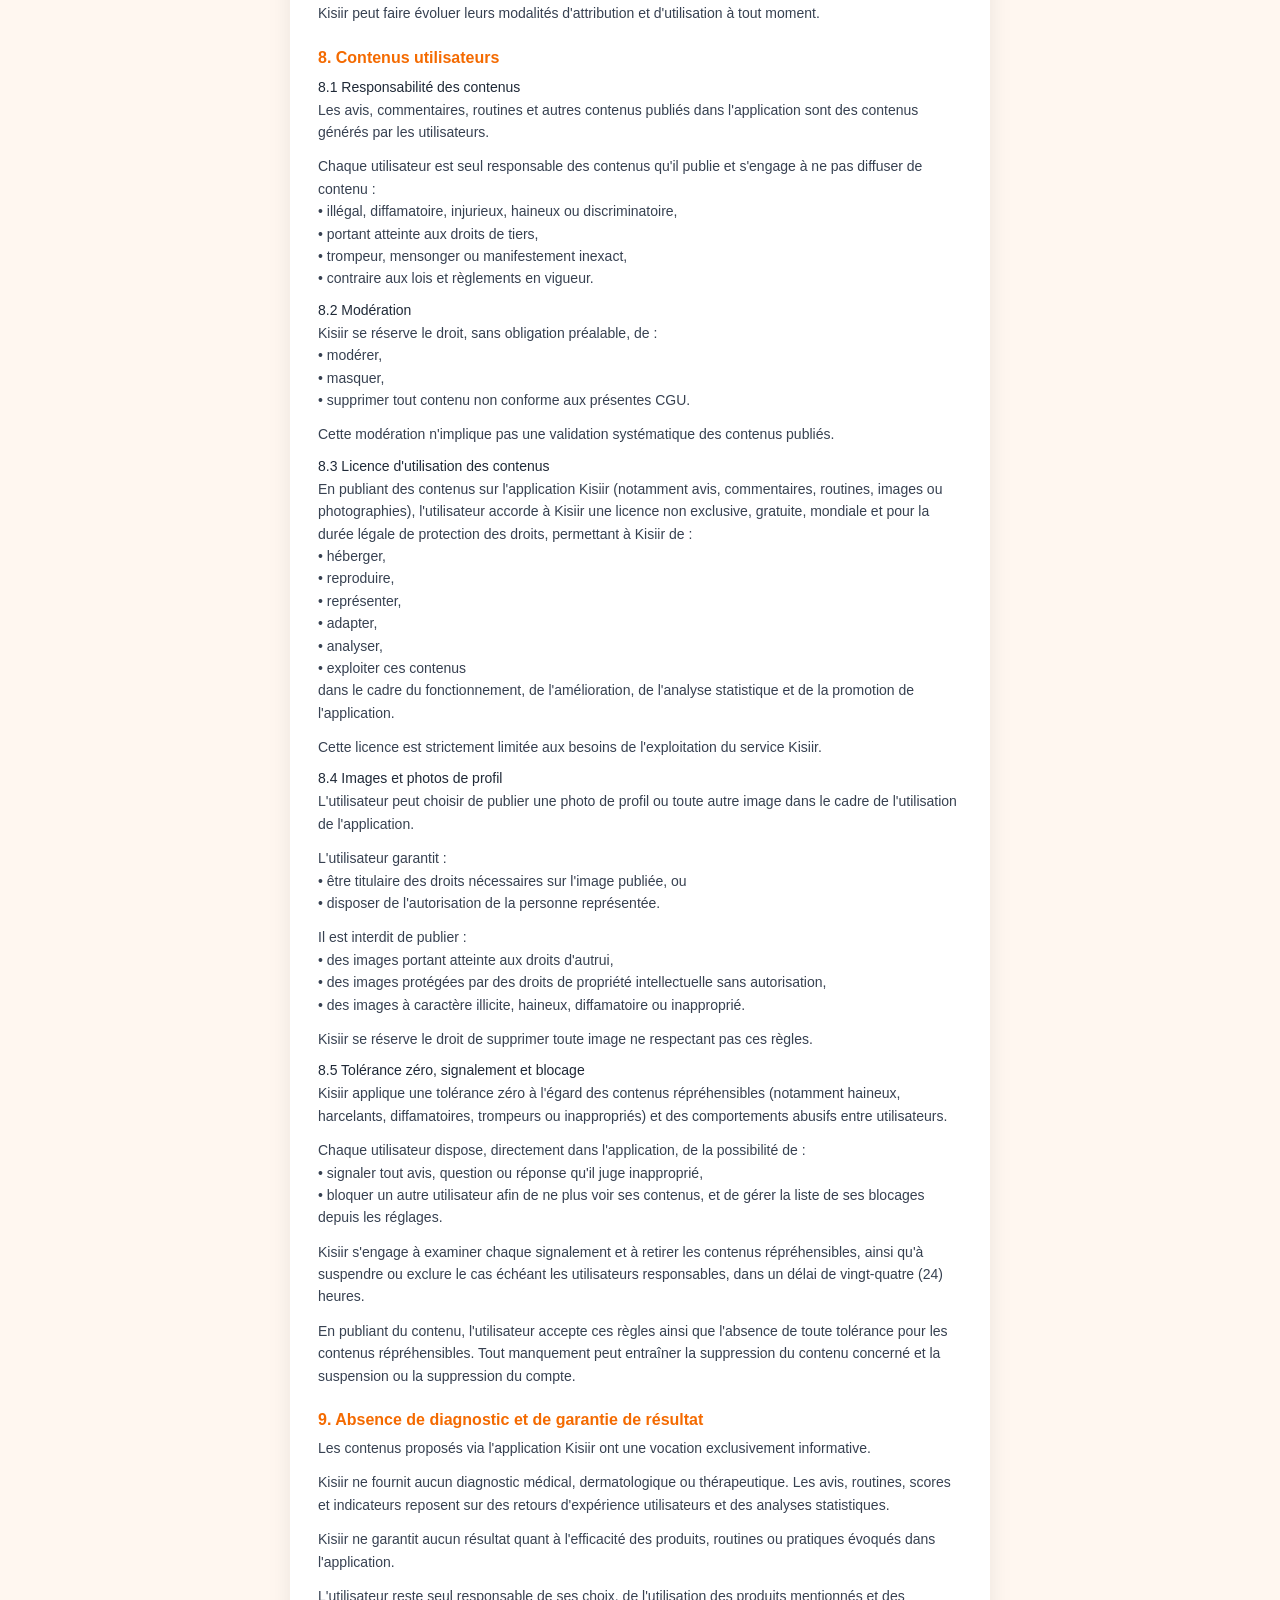
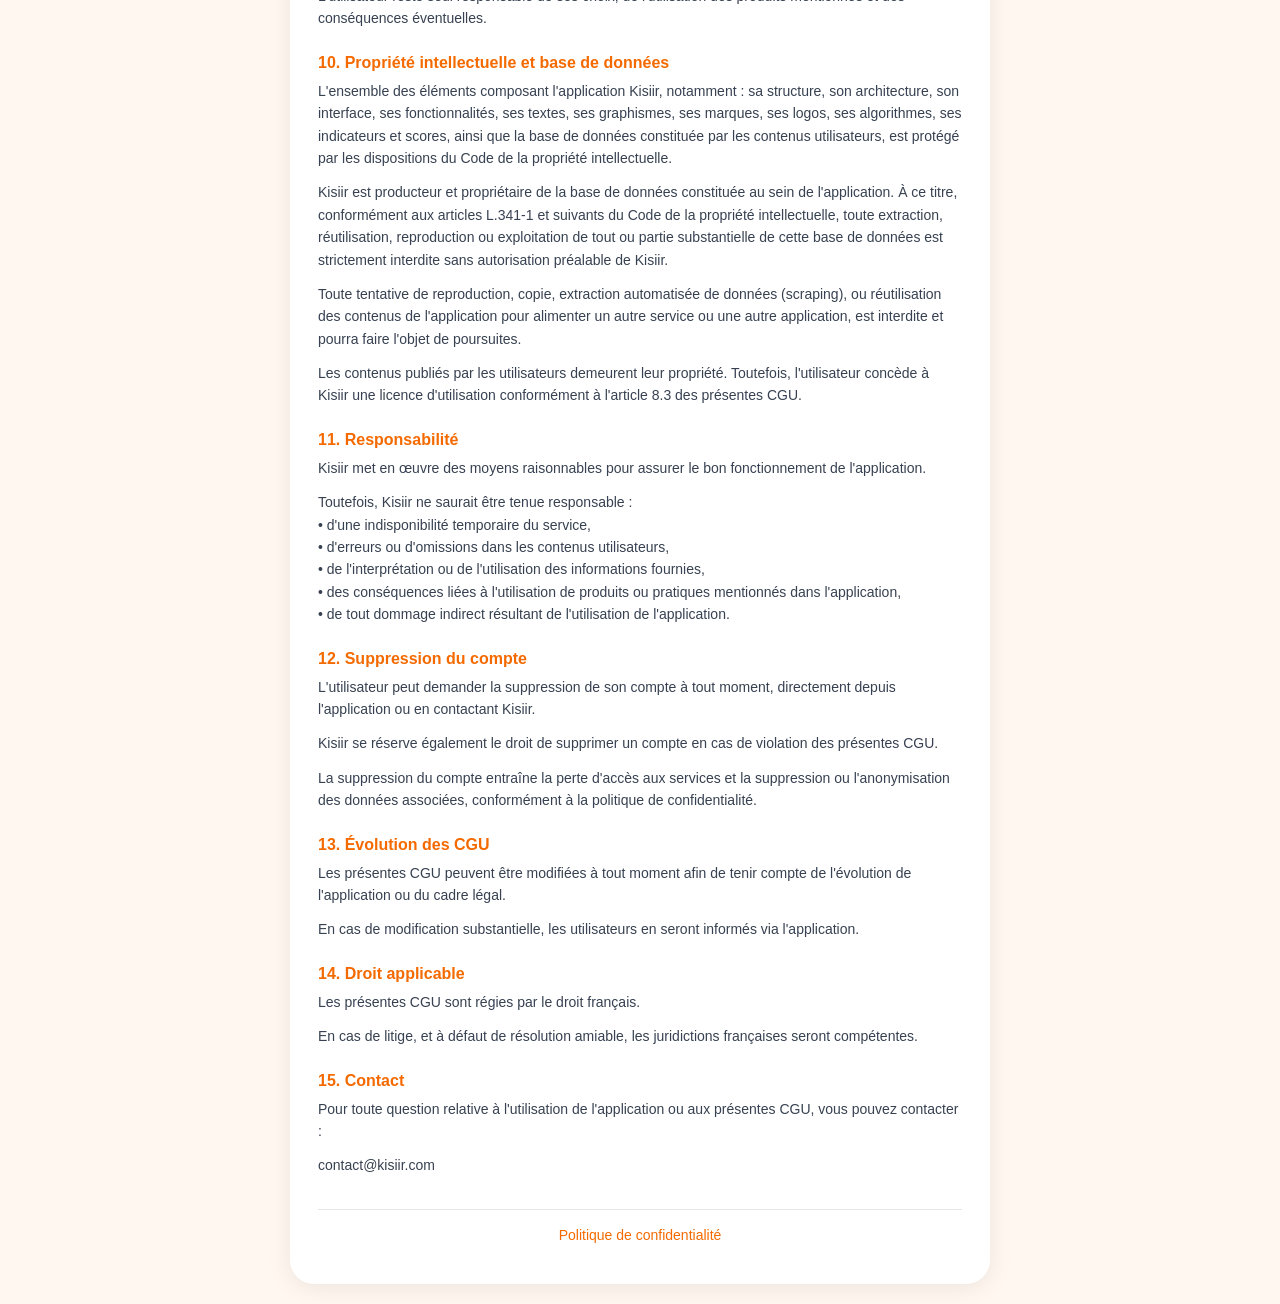
<file: public/terms.html>
<!DOCTYPE html>
<html lang="fr">
<head>
  <meta charset="UTF-8" />
  <meta name="viewport" content="width=device-width, initial-scale=1.0" />
  <meta name="robots" content="noindex, nofollow" />
  <title>Conditions Générales d'Utilisation — Kisiir</title>
  <style>
    * { margin: 0; padding: 0; box-sizing: border-box; }
    body {
      font-family: -apple-system, BlinkMacSystemFont, 'Segoe UI', Roboto, sans-serif;
      background: #FFF7F0;
      color: #111827;
      min-height: 100vh;
      padding: 20px;
    }
    .container {
      background: #fff;
      border-radius: 24px;
      padding: 40px 28px;
      max-width: 700px;
      margin: 0 auto;
      box-shadow: 0 4px 24px rgba(0,0,0,0.08);
    }
    .logo {
      text-align: center;
      font-size: 28px;
      font-weight: 700;
      color: #F46A00;
      margin-bottom: 8px;
    }
    .meta {
      text-align: center;
      font-size: 13px;
      color: #6B7280;
      margin-bottom: 24px;
    }
    h1 {
      font-size: 22px;
      font-weight: 600;
      text-align: center;
      margin-bottom: 8px;
    }
    h2 {
      font-size: 16px;
      font-weight: 600;
      color: #F46A00;
      margin-top: 24px;
      margin-bottom: 8px;
    }
    h3 {
      font-size: 14px;
      font-weight: 500;
      color: #1F2937;
      margin-top: 12px;
      margin-bottom: 4px;
    }
    p {
      font-size: 14px;
      color: #374151;
      line-height: 1.6;
      margin-bottom: 12px;
    }
    .footer {
      text-align: center;
      margin-top: 32px;
      padding-top: 16px;
      border-top: 1px solid #E5E7EB;
    }
    .footer a {
      color: #F46A00;
      text-decoration: none;
      font-size: 14px;
      font-weight: 500;
    }
    .footer a:hover { text-decoration: underline; }
  </style>
</head>
<body>
  <div class="container">
    <div class="logo">Kisiir</div>
    <h1>Conditions Générales d'Utilisation</h1>
    <p class="meta">Application : Kisiir — Dernière mise à jour : 25/08/2026</p>

    <h2>1. Objet</h2>
    <p>
      Les présentes Conditions Générales d'Utilisation (dites « CGU ») ont pour objet de définir les modalités d'accès et d'utilisation de l'application Kisiir.
    </p>
    <p>
      Kisiir est une application permettant aux utilisateurs de :<br>
      • créer un profil capillaire déclaratif,<br>
      • consulter et partager des avis, routines et retours d'expérience,<br>
      • accéder à des contenus et indicateurs basés sur des profils capillaires similaires,<br>
      à des fins d'information et d'analyse des usages.
    </p>
    <p>
      Toute utilisation de l'application implique l'acceptation pleine et entière des présentes CGU.
    </p>

    <h2>2. Éditeur de l'application</h2>
    <p>
      L'application Kisiir est éditée par :
    </p>
    <p>
      KISIIR SIGNATURE, société par actions simplifiée au capital de 500 €<br>
      Siège social : 4 allée des Serres, 95580 Andilly, France<br>
      Immatriculée au Registre du Commerce et des Sociétés de Pontoise<br>
      SIREN : 106 663 297<br>
      Email : contact@kisiir.com
    </p>
    <p>
      Directrice de la publication : Anne-Christine BIHENG, Présidente.
    </p>
    <p>
      L'application et ses données sont hébergées par Appwrite, au sein de l'Union européenne (Francfort, Allemagne).
    </p>

    <h2>3. Accès à l'application et création de compte</h2>
    <p>
      L'accès à certaines fonctionnalités de l'application nécessite la création d'un compte utilisateur.
    </p>
    <p>
      L'utilisateur s'engage à fournir des informations exactes lors de son inscription et à les maintenir à jour.
    </p>
    <p>
      Chaque utilisateur est responsable de la confidentialité de ses identifiants et de l'utilisation de son compte.
    </p>
    <p>
      Kisiir se réserve le droit de suspendre ou supprimer un compte en cas d'utilisation non conforme aux présentes CGU.
    </p>

    <h2>4. Conditions d'âge</h2>
    <p>
      L'application Kisiir est réservée aux personnes âgées de 16 ans ou plus.
    </p>
    <p>
      En utilisant l'application, l'utilisateur déclare avoir l'âge requis. Aucune utilisation par des mineurs de moins de 16 ans n'est autorisée.
    </p>

    <h2>5. Description des services</h2>
    <p>
      Kisiir propose notamment :
    </p>
    <p>
      • un questionnaire permettant de déterminer un profil capillaire,<br>
      • l'affichage de contenus issus d'utilisateurs ayant des profils capillaires similaires,<br>
      • la publication d'avis, commentaires et routines,<br>
      • des fonctionnalités de scan et d'enregistrement de produits,<br>
      • une salle de bain et une sélection permettant de conserver ses produits,<br>
      • la création d'associations de produits et de routines capillaires,<br>
      • un espace communautaire permettant de poser des questions et d'y répondre,<br>
      • une assistante capillaire, Neuro, reposant sur une intelligence artificielle,<br>
      • un système de points de contribution récompensant la participation,<br>
      • des packs d'énergie payants, permettant d'utiliser davantage l'assistante Neuro,<br>
      • des indicateurs d'aide à la lecture des expériences utilisateurs.
    </p>
    <p>
      L'assistante Neuro fournit des réponses générées automatiquement, à titre strictement informatif. Ces réponses peuvent comporter des imprécisions et ne constituent ni un diagnostic, ni un avis médical ou dermatologique, conformément à l'article 9 des présentes.
    </p>
    <p>
      Les services proposés peuvent évoluer à tout moment, sans que Kisiir ne puisse être tenue responsable des modifications, ajouts ou suppressions de fonctionnalités.
    </p>

    <h2>6. Score de compatibilité</h2>
    <p>
      L'application Kisiir propose un score de compatibilité destiné à aider l'utilisateur à apprécier l'adéquation entre un produit capillaire et son profil personnel.
    </p>
    <p>
      Ce score est établi à partir de plusieurs critères, notamment :<br>
      • les informations déclarées par l'utilisateur concernant son profil capillaire (texture, porosité, densité, épaisseur, état du cuir chevelu),<br>
      • les objectifs capillaires renseignés par l'utilisateur,<br>
      • les retours d'expérience et avis d'utilisateurs présentant un profil capillaire similaire,<br>
      • des analyses statistiques internes réalisées par Kisiir.
    </p>
    <p>
      Le score de compatibilité a une vocation strictement informative, comparative et évolutive. Il ne constitue ni une garantie de résultat, ni une recommandation personnalisée, ni un avis médical ou dermatologique.
    </p>
    <p>
      La méthodologie de calcul du score est susceptible d'évoluer dans le temps, notamment par l'intégration de nouveaux critères ou valeurs, en fonction de l'évolution des fonctionnalités de l'application et des usages observés.
    </p>
    <p>
      L'utilisateur demeure seul responsable de l'interprétation et de l'utilisation des informations fournies par l'application.
    </p>

    <h2>7. Énergie, achats intégrés et points de contribution</h2>
    <h3>7.1 Nature de l'énergie</h3>
    <p>
      L'énergie est une unité de consommation interne à l'application, qui permet d'activer certaines fonctionnalités de l'assistante capillaire Neuro.
    </p>
    <p>
      Elle n'est ni une monnaie, ni un moyen de paiement, ni un titre. Elle n'a aucune valeur monétaire en dehors de l'application et ne peut être convertie en argent, cédée, échangée ni transférée vers un autre compte.
    </p>
    <h3>7.2 Énergie quotidienne gratuite</h3>
    <p>
      Chaque compte dispose d'une dotation d'énergie quotidienne gratuite, réinitialisée chaque jour à minuit, heure de Paris. L'énergie quotidienne non utilisée n'est pas reportée au lendemain.
    </p>
    <p>
      Le montant de cette dotation ainsi que le coût en énergie de chaque fonctionnalité sont indiqués dans l'application et peuvent évoluer.
    </p>
    <h3>7.3 Packs d'énergie payants</h3>
    <p>
      L'utilisateur peut acquérir des packs d'énergie sous forme d'achats intégrés. La quantité d'énergie correspondante et le prix toutes taxes comprises sont affichés dans l'application avant toute validation.
    </p>
    <p>
      Les prix effectivement appliqués sont ceux affichés par la plateforme de téléchargement dans la devise de l'utilisateur. Ils peuvent varier selon le pays et évoluer dans le temps.
    </p>
    <p>
      L'énergie acquise par achat est ajoutée au compte de façon persistante : elle n'expire pas et n'est pas affectée par la réinitialisation quotidienne. Elle est consommée après épuisement de l'énergie quotidienne gratuite.
    </p>
    <h3>7.4 Conclusion et facturation de la vente</h3>
    <p>
      Les achats intégrés sont conclus et facturés par la plateforme de téléchargement — Apple App Store ou Google Play — selon ses propres conditions générales, que l'utilisateur accepte au moment de valider son achat.
    </p>
    <p>
      Kisiir n'encaisse aucun paiement directement et n'a accès à aucune donnée bancaire.
    </p>
    <h3>7.5 Droit de rétractation</h3>
    <p>
      La fourniture de l'énergie est immédiate dès la validation de l'achat.
    </p>
    <p>
      En validant son achat, l'utilisateur demande expressément l'exécution immédiate du contrat et reconnaît perdre son droit de rétractation de quatorze jours, conformément à l'article L221-28, 13° du code de la consommation.
    </p>
    <h3>7.6 Remboursements et réclamations</h3>
    <p>
      Kisiir ne procède à aucun remboursement d'achat intégré. Toute demande de remboursement doit être adressée directement à la plateforme ayant traité le paiement, selon ses propres règles :<br>
      • Apple : reportaproblem.apple.com<br>
      • Google Play : depuis le compte Google concerné
    </p>
    <p>
      Lorsqu'un remboursement est accordé par la plateforme, l'énergie correspondante est retirée du compte, dans la limite de l'énergie acquise encore disponible.
    </p>
    <h3>7.7 Suppression du compte et arrêt du service</h3>
    <p>
      La suppression du compte, à l'initiative de l'utilisateur ou de Kisiir dans les cas prévus à l'article 12, entraîne la perte définitive de l'énergie restante, gratuite comme acquise, sans contrepartie ni remboursement.
    </p>
    <p>
      En cas d'arrêt définitif du service, Kisiir en informera les utilisateurs dans un délai raisonnable via l'application.
    </p>
    <h3>7.8 Points de contribution</h3>
    <p>
      Les points de contribution récompensent la participation à l'application. Ils ne peuvent être ni achetés, ni vendus, ni convertis en argent ou en énergie, et n'ont aucune valeur monétaire.
    </p>
    <p>
      Kisiir peut faire évoluer leurs modalités d'attribution et d'utilisation à tout moment.
    </p>

    <h2>8. Contenus utilisateurs</h2>
    <h3>8.1 Responsabilité des contenus</h3>
    <p>
      Les avis, commentaires, routines et autres contenus publiés dans l'application sont des contenus générés par les utilisateurs.
    </p>
    <p>
      Chaque utilisateur est seul responsable des contenus qu'il publie et s'engage à ne pas diffuser de contenu :<br>
      • illégal, diffamatoire, injurieux, haineux ou discriminatoire,<br>
      • portant atteinte aux droits de tiers,<br>
      • trompeur, mensonger ou manifestement inexact,<br>
      • contraire aux lois et règlements en vigueur.
    </p>
    <h3>8.2 Modération</h3>
    <p>
      Kisiir se réserve le droit, sans obligation préalable, de :<br>
      • modérer,<br>
      • masquer,<br>
      • supprimer tout contenu non conforme aux présentes CGU.
    </p>
    <p>
      Cette modération n'implique pas une validation systématique des contenus publiés.
    </p>
    <h3>8.3 Licence d'utilisation des contenus</h3>
    <p>
      En publiant des contenus sur l'application Kisiir (notamment avis, commentaires, routines, images ou photographies), l'utilisateur accorde à Kisiir une licence non exclusive, gratuite, mondiale et pour la durée légale de protection des droits, permettant à Kisiir de :<br>
      • héberger,<br>
      • reproduire,<br>
      • représenter,<br>
      • adapter,<br>
      • analyser,<br>
      • exploiter ces contenus<br>
      dans le cadre du fonctionnement, de l'amélioration, de l'analyse statistique et de la promotion de l'application.
    </p>
    <p>
      Cette licence est strictement limitée aux besoins de l'exploitation du service Kisiir.
    </p>
    <h3>8.4 Images et photos de profil</h3>
    <p>
      L'utilisateur peut choisir de publier une photo de profil ou toute autre image dans le cadre de l'utilisation de l'application.
    </p>
    <p>
      L'utilisateur garantit :<br>
      • être titulaire des droits nécessaires sur l'image publiée, ou<br>
      • disposer de l'autorisation de la personne représentée.
    </p>
    <p>
      Il est interdit de publier :<br>
      • des images portant atteinte aux droits d'autrui,<br>
      • des images protégées par des droits de propriété intellectuelle sans autorisation,<br>
      • des images à caractère illicite, haineux, diffamatoire ou inapproprié.
    </p>
    <p>
      Kisiir se réserve le droit de supprimer toute image ne respectant pas ces règles.
    </p>
    <h3>8.5 Tolérance zéro, signalement et blocage</h3>
    <p>
      Kisiir applique une tolérance zéro à l'égard des contenus répréhensibles (notamment haineux, harcelants, diffamatoires, trompeurs ou inappropriés) et des comportements abusifs entre utilisateurs.
    </p>
    <p>
      Chaque utilisateur dispose, directement dans l'application, de la possibilité de :<br>
      • signaler tout avis, question ou réponse qu'il juge inapproprié,<br>
      • bloquer un autre utilisateur afin de ne plus voir ses contenus, et de gérer la liste de ses blocages depuis les réglages.
    </p>
    <p>
      Kisiir s'engage à examiner chaque signalement et à retirer les contenus répréhensibles, ainsi qu'à suspendre ou exclure le cas échéant les utilisateurs responsables, dans un délai de vingt-quatre (24) heures.
    </p>
    <p>
      En publiant du contenu, l'utilisateur accepte ces règles ainsi que l'absence de toute tolérance pour les contenus répréhensibles. Tout manquement peut entraîner la suppression du contenu concerné et la suspension ou la suppression du compte.
    </p>

    <h2>9. Absence de diagnostic et de garantie de résultat</h2>
    <p>
      Les contenus proposés via l'application Kisiir ont une vocation exclusivement informative.
    </p>
    <p>
      Kisiir ne fournit aucun diagnostic médical, dermatologique ou thérapeutique. Les avis, routines, scores et indicateurs reposent sur des retours d'expérience utilisateurs et des analyses statistiques.
    </p>
    <p>
      Kisiir ne garantit aucun résultat quant à l'efficacité des produits, routines ou pratiques évoqués dans l'application.
    </p>
    <p>
      L'utilisateur reste seul responsable de ses choix, de l'utilisation des produits mentionnés et des conséquences éventuelles.
    </p>

    <h2>10. Propriété intellectuelle et base de données</h2>
    <p>
      L'ensemble des éléments composant l'application Kisiir, notamment : sa structure, son architecture, son interface, ses fonctionnalités, ses textes, ses graphismes, ses marques, ses logos, ses algorithmes, ses indicateurs et scores, ainsi que la base de données constituée par les contenus utilisateurs, est protégé par les dispositions du Code de la propriété intellectuelle.
    </p>
    <p>
      Kisiir est producteur et propriétaire de la base de données constituée au sein de l'application. À ce titre, conformément aux articles L.341-1 et suivants du Code de la propriété intellectuelle, toute extraction, réutilisation, reproduction ou exploitation de tout ou partie substantielle de cette base de données est strictement interdite sans autorisation préalable de Kisiir.
    </p>
    <p>
      Toute tentative de reproduction, copie, extraction automatisée de données (scraping), ou réutilisation des contenus de l'application pour alimenter un autre service ou une autre application, est interdite et pourra faire l'objet de poursuites.
    </p>
    <p>
      Les contenus publiés par les utilisateurs demeurent leur propriété. Toutefois, l'utilisateur concède à Kisiir une licence d'utilisation conformément à l'article 8.3 des présentes CGU.
    </p>

    <h2>11. Responsabilité</h2>
    <p>
      Kisiir met en œuvre des moyens raisonnables pour assurer le bon fonctionnement de l'application.
    </p>
    <p>
      Toutefois, Kisiir ne saurait être tenue responsable :<br>
      • d'une indisponibilité temporaire du service,<br>
      • d'erreurs ou d'omissions dans les contenus utilisateurs,<br>
      • de l'interprétation ou de l'utilisation des informations fournies,<br>
      • des conséquences liées à l'utilisation de produits ou pratiques mentionnés dans l'application,<br>
      • de tout dommage indirect résultant de l'utilisation de l'application.
    </p>

    <h2>12. Suppression du compte</h2>
    <p>
      L'utilisateur peut demander la suppression de son compte à tout moment, directement depuis l'application ou en contactant Kisiir.
    </p>
    <p>
      Kisiir se réserve également le droit de supprimer un compte en cas de violation des présentes CGU.
    </p>
    <p>
      La suppression du compte entraîne la perte d'accès aux services et la suppression ou l'anonymisation des données associées, conformément à la politique de confidentialité.
    </p>

    <h2>13. Évolution des CGU</h2>
    <p>
      Les présentes CGU peuvent être modifiées à tout moment afin de tenir compte de l'évolution de l'application ou du cadre légal.
    </p>
    <p>
      En cas de modification substantielle, les utilisateurs en seront informés via l'application.
    </p>

    <h2>14. Droit applicable</h2>
    <p>
      Les présentes CGU sont régies par le droit français.
    </p>
    <p>
      En cas de litige, et à défaut de résolution amiable, les juridictions françaises seront compétentes.
    </p>

    <h2>15. Contact</h2>
    <p>
      Pour toute question relative à l'utilisation de l'application ou aux présentes CGU, vous pouvez contacter :
    </p>
    <p>
      contact@kisiir.com
    </p>

    <div class="footer">
      <a href="/privacy">Politique de confidentialité</a>
    </div>
  </div>
</body>
</html>
</file>
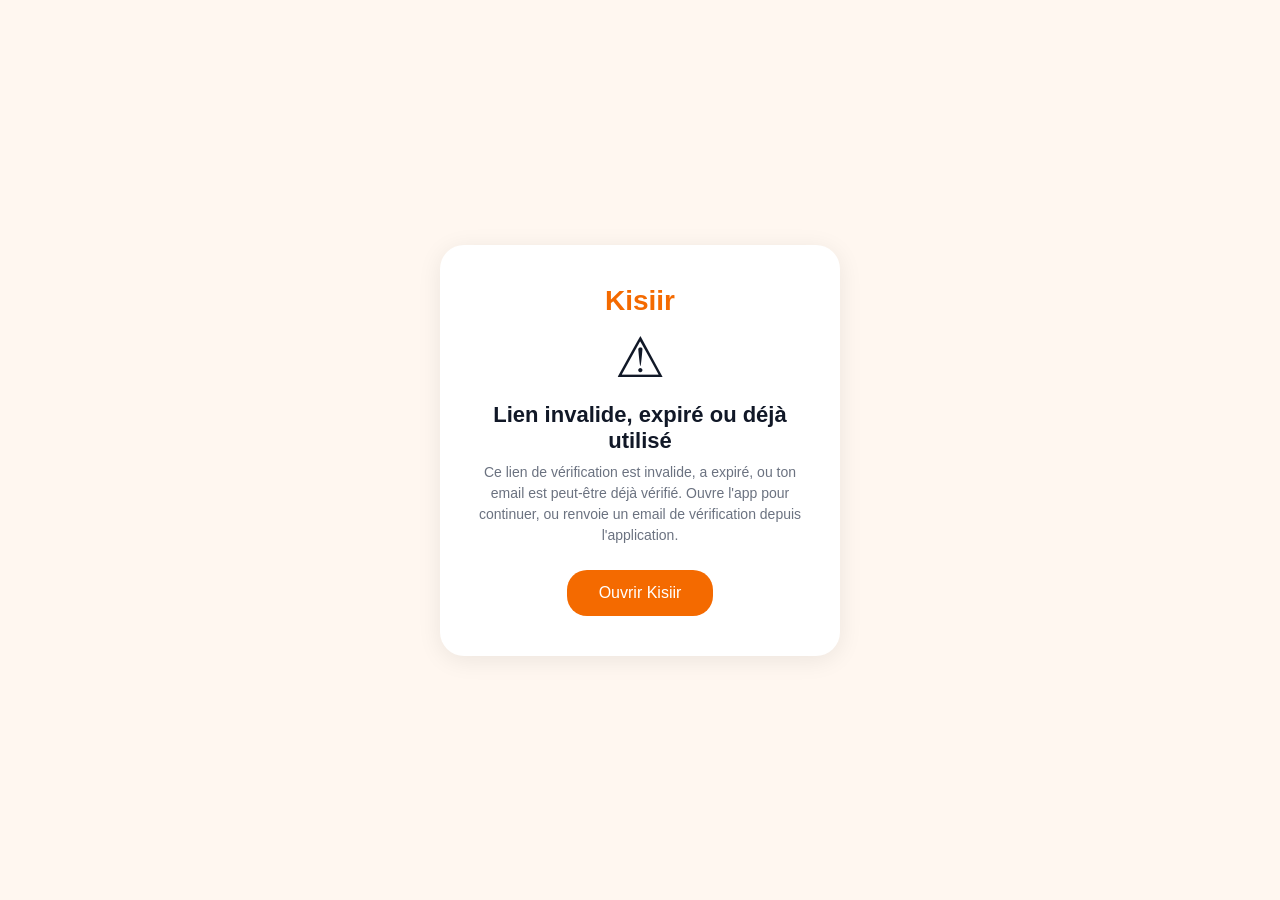
<file: public/verify.html>
<!DOCTYPE html>
<html lang="fr">
<head>
  <meta charset="UTF-8" />
  <meta name="viewport" content="width=device-width, initial-scale=1.0" />
  <meta name="robots" content="noindex, nofollow" />
  <title>Vérification email — Kisiir</title>
  <style>
    * { margin: 0; padding: 0; box-sizing: border-box; }
    body {
      font-family: -apple-system, BlinkMacSystemFont, 'Segoe UI', Roboto, sans-serif;
      background: #FFF7F0;
      color: #111827;
      min-height: 100vh;
      display: flex;
      align-items: center;
      justify-content: center;
      padding: 20px;
    }
    .card {
      background: #fff;
      border-radius: 24px;
      padding: 40px 28px;
      max-width: 400px;
      width: 100%;
      box-shadow: 0 4px 24px rgba(0,0,0,0.08);
      text-align: center;
    }
    .logo {
      font-size: 28px;
      font-weight: 700;
      color: #F46A00;
      margin-bottom: 8px;
    }
    .icon { font-size: 56px; margin-bottom: 12px; }
    h1 {
      font-size: 22px;
      font-weight: 600;
      margin-bottom: 8px;
    }
    .text {
      font-size: 14px;
      color: #6B7280;
      line-height: 1.5;
      margin-bottom: 24px;
    }
    .btn {
      display: inline-block;
      padding: 14px 32px;
      border: none;
      border-radius: 20px;
      background: #F46A00;
      color: #fff;
      font-size: 16px;
      font-weight: 500;
      cursor: pointer;
      text-decoration: none;
      transition: background 0.2s;
    }
    .btn:hover { background: #E05E00; }
    .hidden { display: none; }
  </style>
</head>
<body>
  <!-- CONFIRM STATE (shown by default, requires user click) -->
  <div class="card" id="confirmCard">
    <div class="logo">Kisiir</div>
    <div class="icon">&#9993;</div>
    <h1>Confirme ton email</h1>
    <p class="text">Clique sur le bouton ci-dessous pour valider ton adresse email et accéder à Kisiir.</p>
    <button class="btn" onclick="verify()">Confirmer mon email</button>
  </div>

  <!-- LOADING STATE -->
  <div class="card hidden" id="loadingCard">
    <div class="logo">Kisiir</div>
    <div class="icon">&#9993;</div>
    <h1>Vérification en cours...</h1>
    <p class="text">Patiente quelques secondes.</p>
  </div>

  <!-- SUCCESS STATE -->
  <div class="card hidden" id="successCard">
    <div class="logo">Kisiir</div>
    <div class="icon">&#10003;</div>
    <h1>Email vérifié !</h1>
    <p class="text">Ton adresse email a été confirmée. Tu peux retourner dans l'app Kisiir.</p>
    <a class="btn" href="kisiirrc:///onboarding/recap">Ouvrir Kisiir</a>
  </div>

  <!-- ERROR STATE -->
  <div class="card hidden" id="errorCard">
    <div class="logo">Kisiir</div>
    <div class="icon">&#9888;</div>
    <h1>Lien invalide, expiré ou déjà utilisé</h1>
    <p class="text">Ce lien de vérification est invalide, a expiré, ou ton email est peut-être déjà vérifié. Ouvre l'app pour continuer, ou renvoie un email de vérification depuis l'application.</p>
    <a class="btn" href="kisiirrc:///home">Ouvrir Kisiir</a>
  </div>

  <script>
    const APPWRITE_ENDPOINT = 'https://fra.cloud.appwrite.io/v1';
    const APPWRITE_PROJECT = '68d95a17000254542b2b';

    const params = new URLSearchParams(window.location.search);
    const userId = params.get('userId');
    const secret = params.get('secret');

    if (!userId || !secret) {
      document.getElementById('confirmCard').classList.add('hidden');
      document.getElementById('errorCard').classList.remove('hidden');
    }

    async function verify() {
      document.getElementById('confirmCard').classList.add('hidden');
      document.getElementById('loadingCard').classList.remove('hidden');

      try {
        const res = await fetch(APPWRITE_ENDPOINT + '/account/verification', {
          method: 'PUT',
          headers: {
            'Content-Type': 'application/json',
            'X-Appwrite-Project': APPWRITE_PROJECT,
          },
          body: JSON.stringify({ userId, secret }),
        });

        if (!res.ok) {
          const data = await res.json();
          throw new Error(data.message || 'Erreur inconnue');
        }

        document.getElementById('loadingCard').classList.add('hidden');
        document.getElementById('successCard').classList.remove('hidden');
      } catch (err) {
        console.error('Verification error:', err);
        document.getElementById('loadingCard').classList.add('hidden');
        document.getElementById('errorCard').classList.remove('hidden');
      }
    }
  </script>
</body>
</html>
</file>
